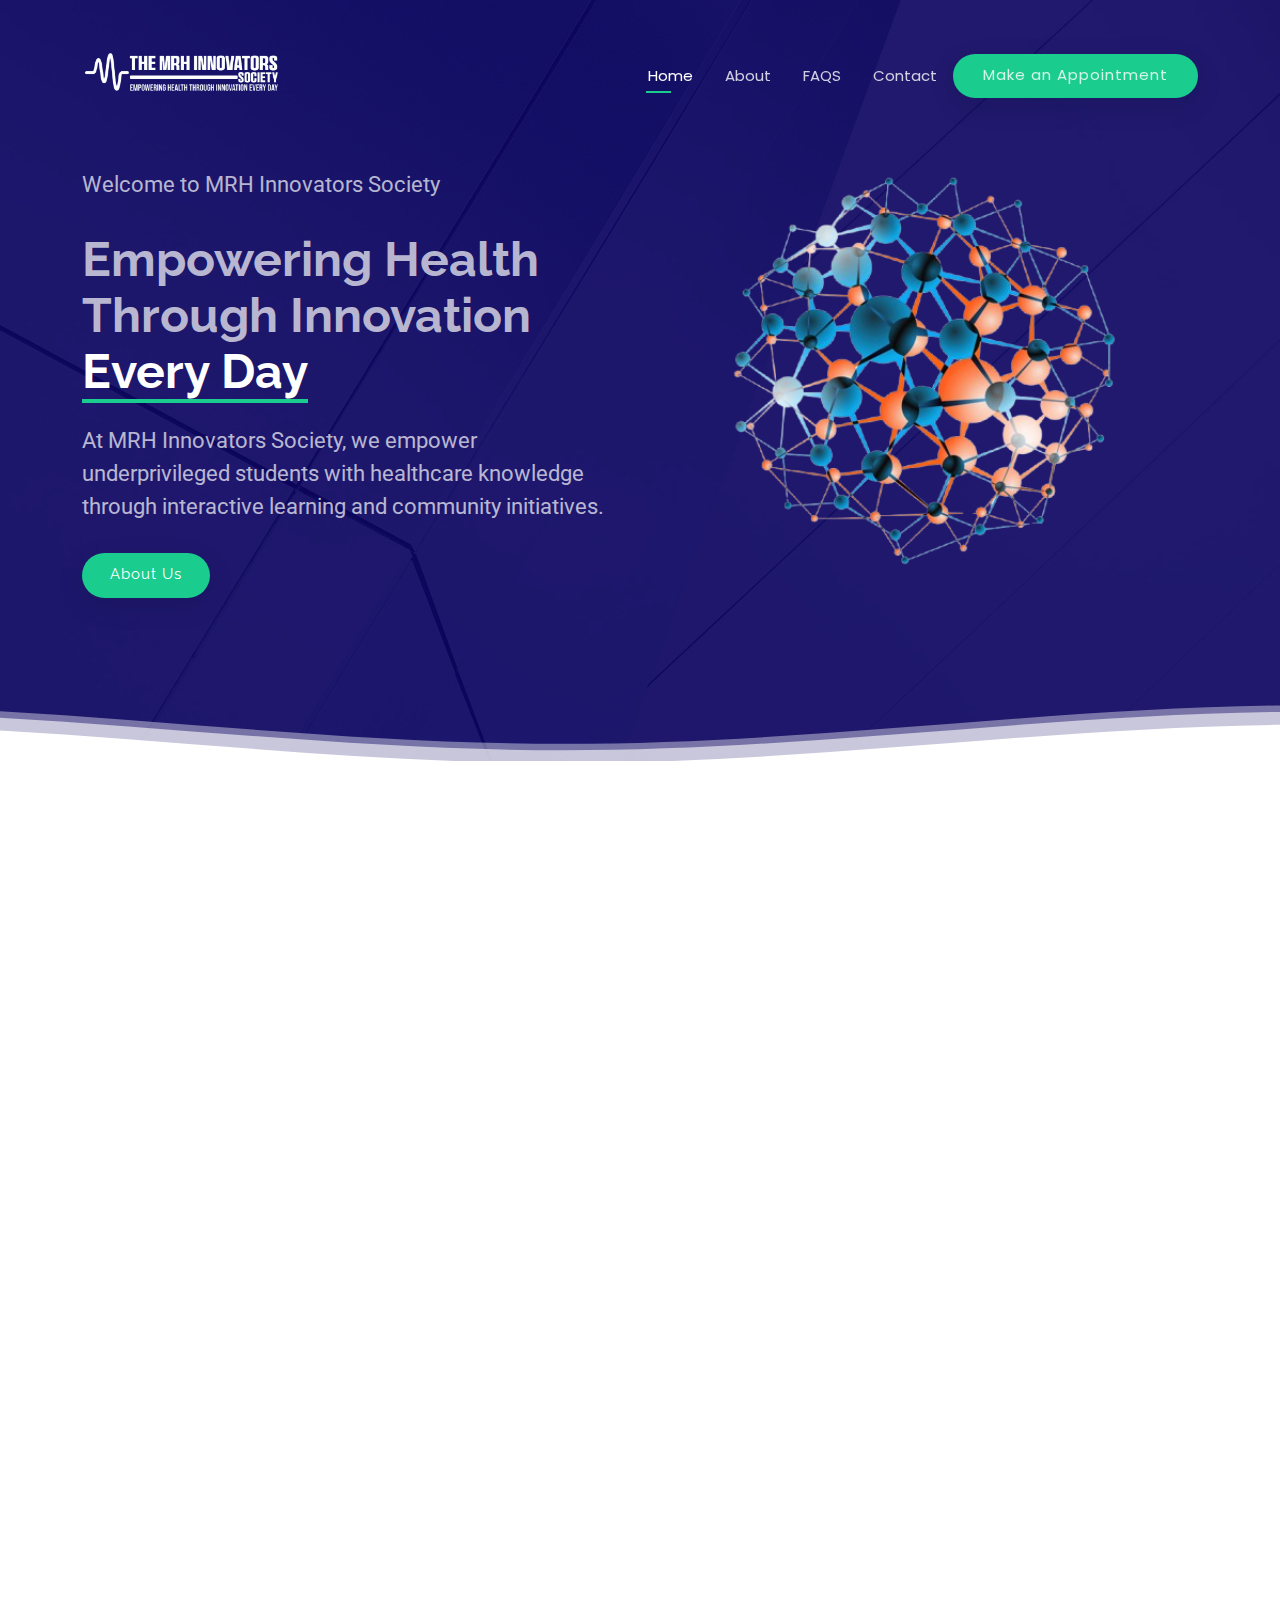
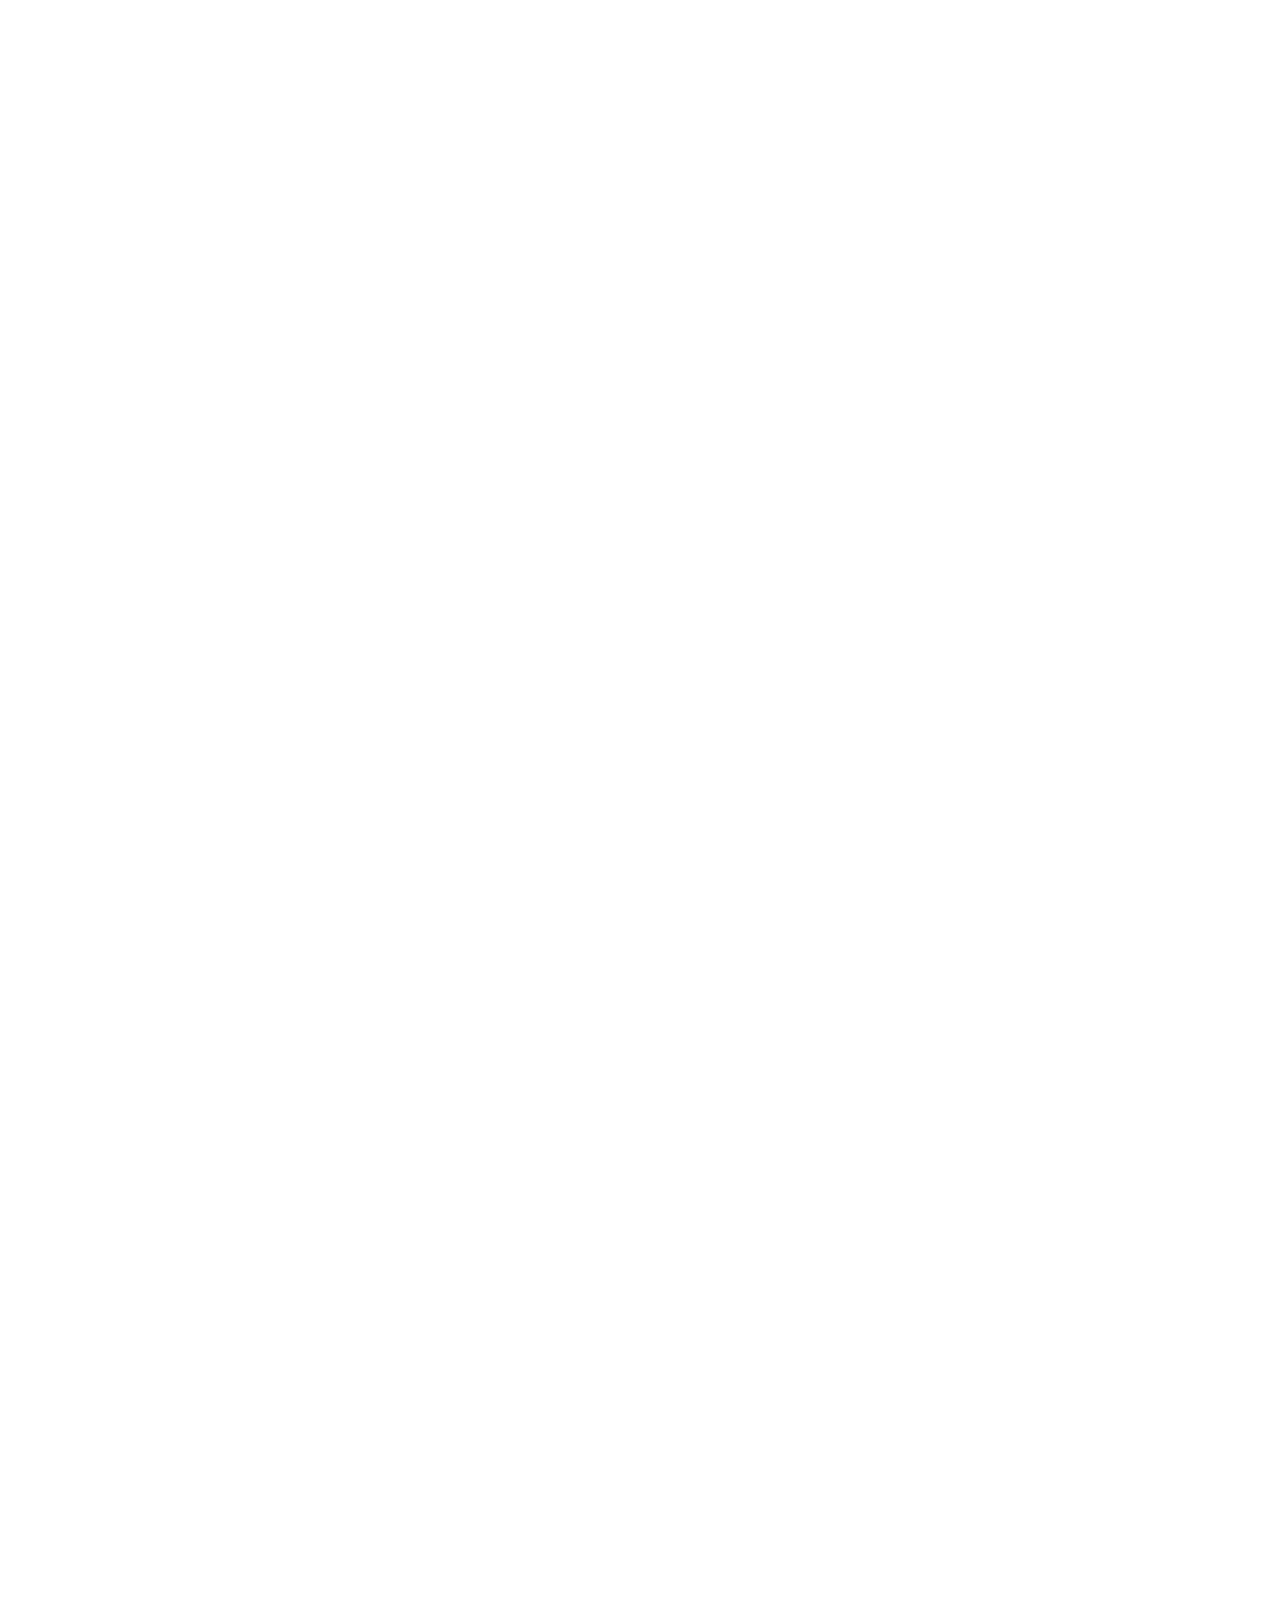
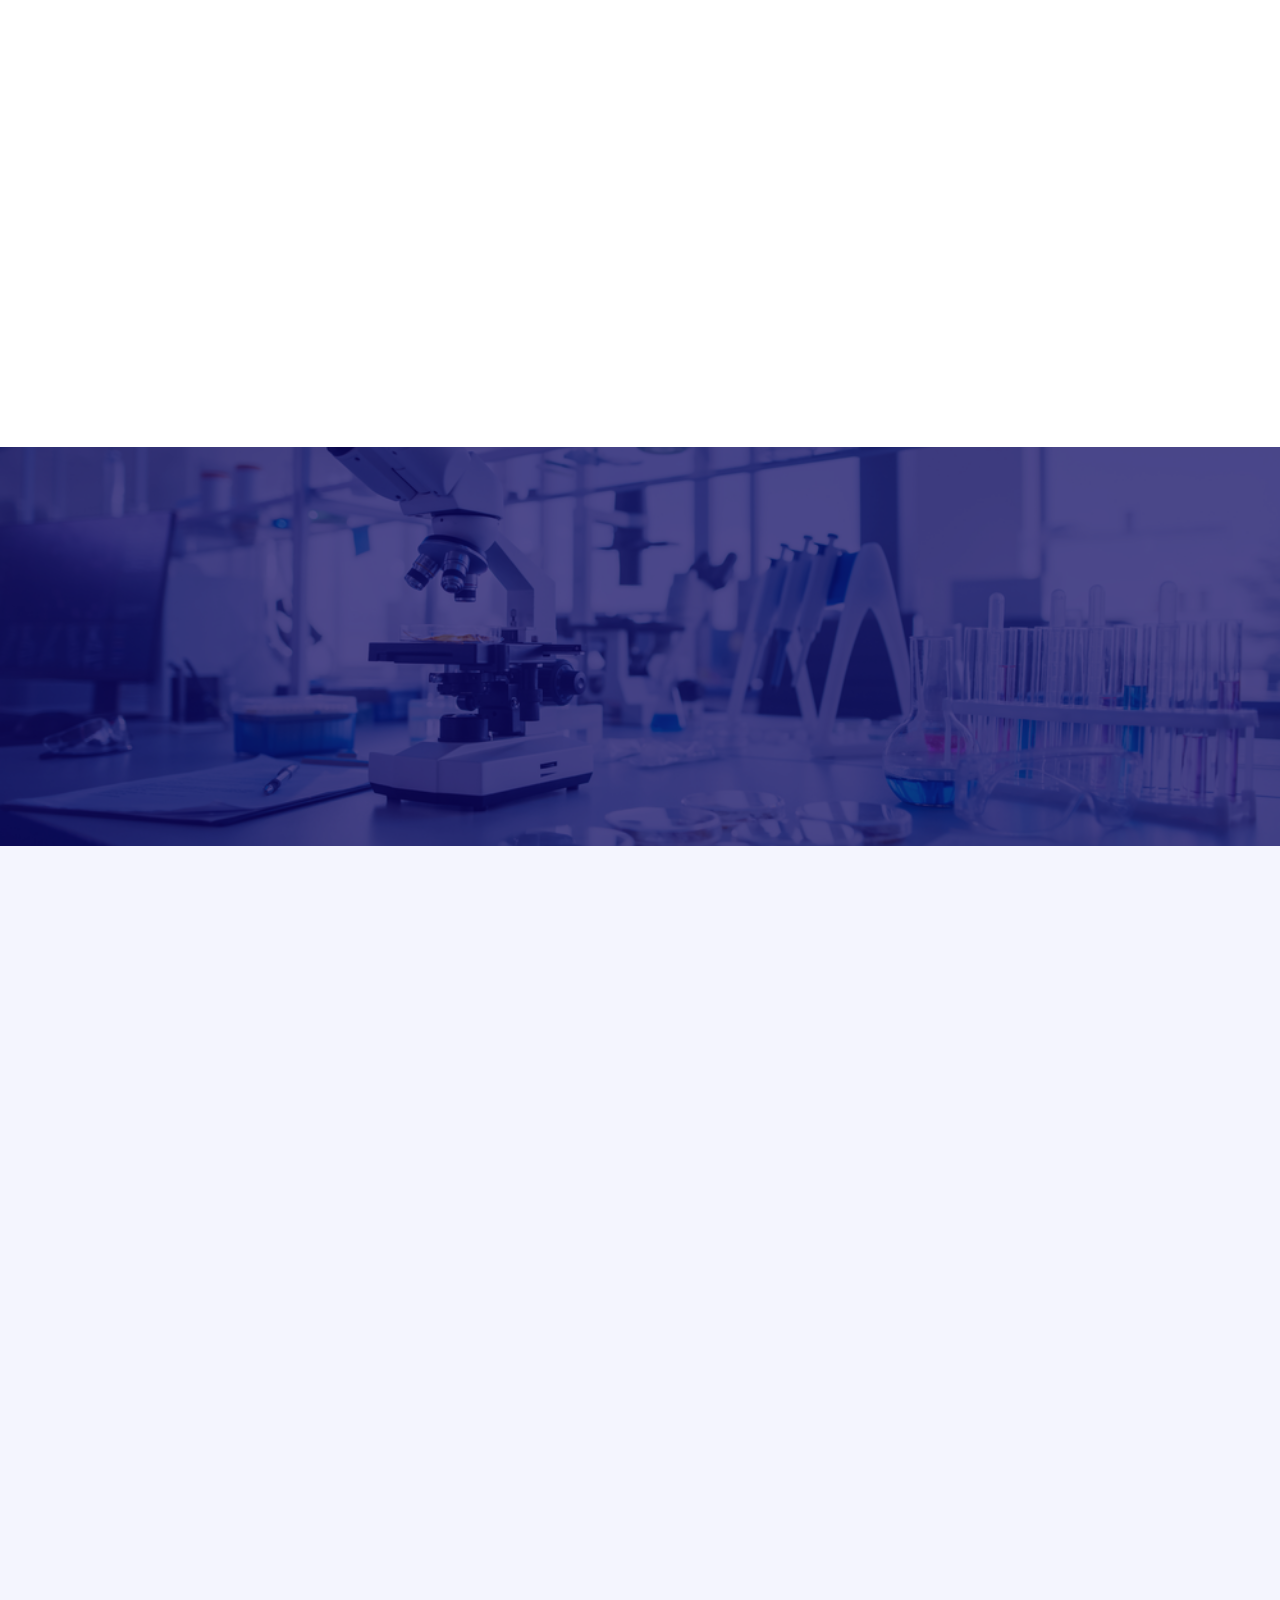
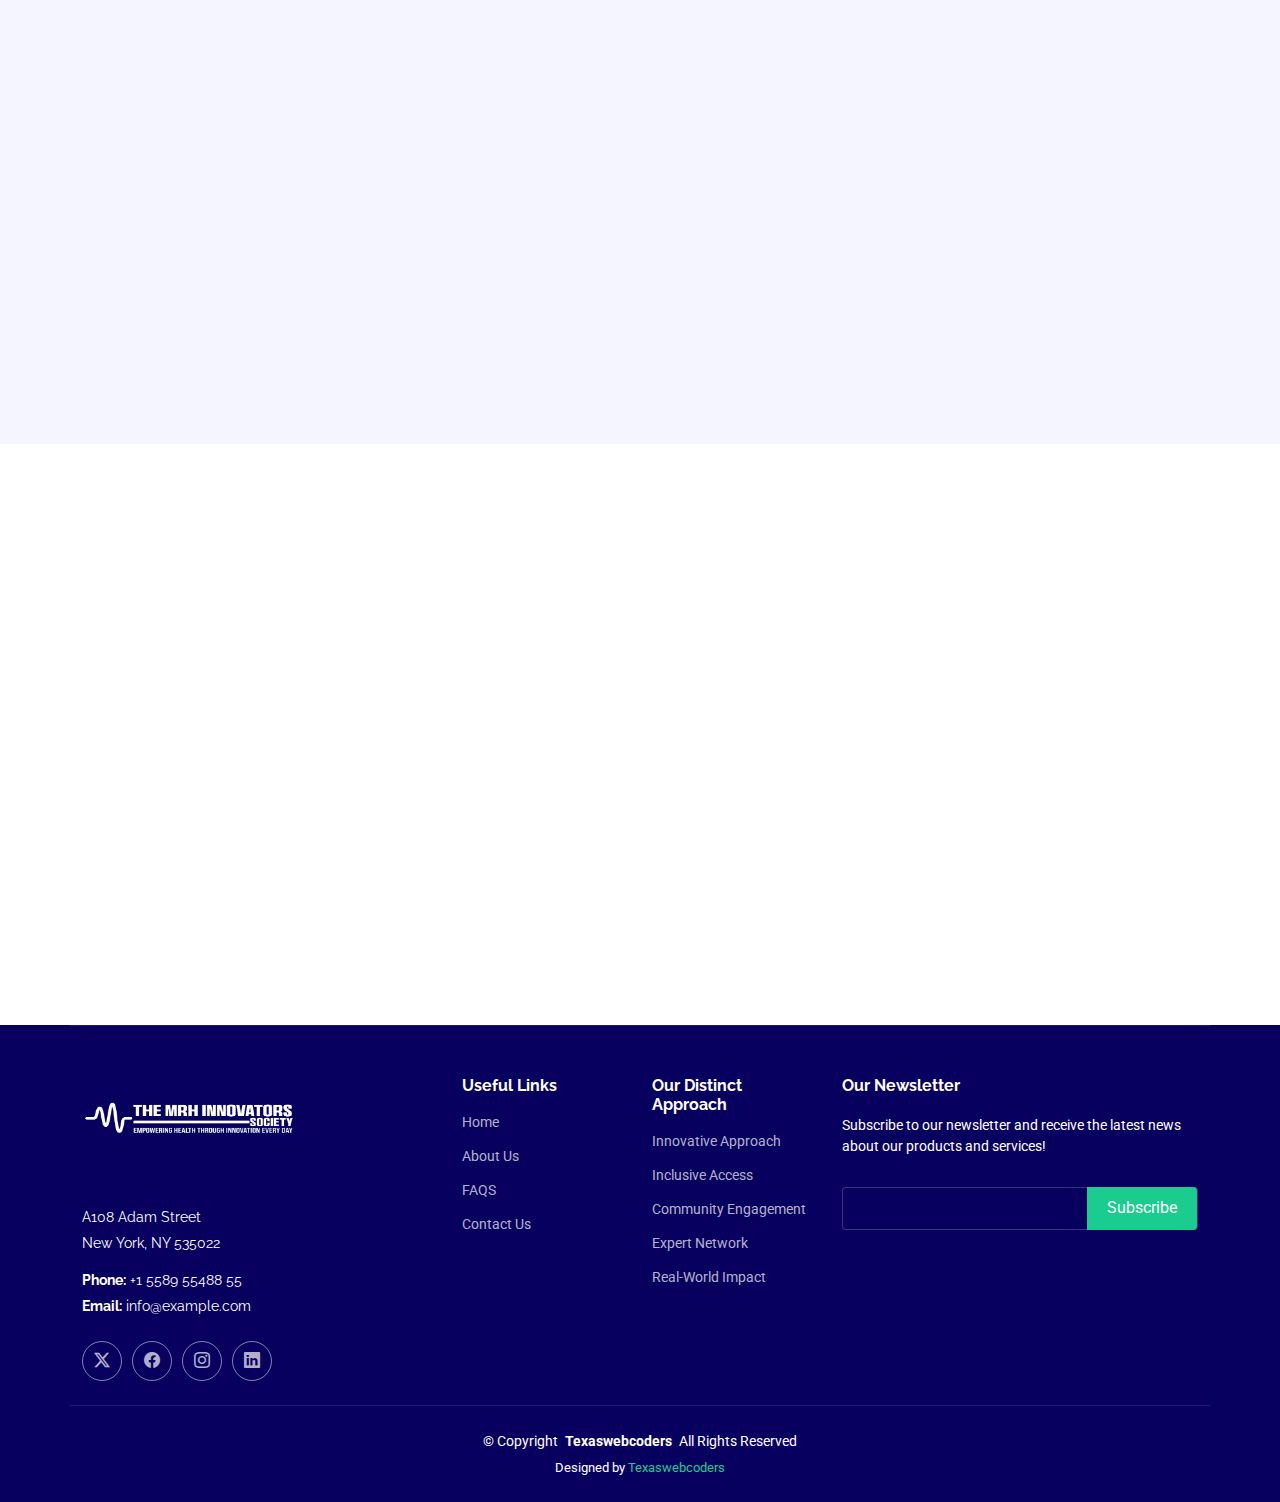
<file: index.html>
<!DOCTYPE html>
<html lang="en">

<head>
  <meta charset="utf-8">
  <meta content="width=device-width, initial-scale=1.0" name="viewport">
  <title>MRH Innovators Society</title>
  <meta name="description" content="">
  <meta name="keywords" content="">

  <!-- Favicons -->
  <link href="assets/img/k.jpg" rel="icon">
  <link href="assets/img/k.jpg" rel="apple-touch-icon">

  <!-- Fonts -->
  <link href="https://fonts.googleapis.com" rel="preconnect">
  <link href="https://fonts.gstatic.com" rel="preconnect" crossorigin>
  <link href="https://fonts.googleapis.com/css2?family=Roboto:ital,wght@0,100;0,300;0,400;0,500;0,700;0,900;1,100;1,300;1,400;1,500;1,700;1,900&family=Poppins:ital,wght@0,100;0,200;0,300;0,400;0,500;0,600;0,700;0,800;0,900;1,100;1,200;1,300;1,400;1,500;1,600;1,700;1,800;1,900&family=Raleway:ital,wght@0,100;0,200;0,300;0,400;0,500;0,600;0,700;0,800;0,900;1,100;1,200;1,300;1,400;1,500;1,600;1,700;1,800;1,900&display=swap" rel="stylesheet">

  <!-- Vendor CSS Files -->
  <link href="assets/vendor/bootstrap/css/bootstrap.min.css" rel="stylesheet">
  <link href="assets/vendor/bootstrap-icons/bootstrap-icons.css" rel="stylesheet">
  <link href="assets/vendor/aos/aos.css" rel="stylesheet">
  <link href="assets/vendor/glightbox/css/glightbox.min.css" rel="stylesheet">
  <link href="assets/vendor/swiper/swiper-bundle.min.css" rel="stylesheet">

  <!-- Main CSS File -->
  <link href="assets/css/main.css" rel="stylesheet">


</head>

<body class="index-page">

  <header id="header" class="header d-flex align-items-center fixed-top">
    <div class="container-fluid container-xl position-relative d-flex align-items-center justify-content-between">

      <a href="index.html" class="logo d-flex align-items-center">
     
        <img src="assets/img/lgl.png" alt="">
   
      </a>

      <nav id="navmenu" class="navmenu">
        <ul>
          <li><a href="index.html" class="active">Home</a></li>
          <li><a href="about.html">About</a></li>
          <li><a href="faqs.html">FAQS</a></li>
         
          
          <li><a href="contact.html">Contact</a></li>

          <div class="riz">
            <a href="mailto:mrsaeed0555@gmail.com?subject=Make%20an%20Appointment" class="btn-get-started">Make an Appointment</a>
        </div>
        
        
        </ul>
        <i class="mobile-nav-toggle d-xl-none bi bi-list"></i>
      </nav>

    </div>
  </header>

  <main class="main">

    <!-- Hero Section -->
    <section id="hero" class="hero section dark-background">
      <img src="assets/img/hero-bg-2.jpg" alt="" class="hero-bg">

      <div class="container">
        <div class="row gy-4 justify-content-between">
          <div class="col-lg-6 order-lg-last hero-img" data-aos="zoom-out" data-aos-delay="100">
            <img src="assets/img/bgg-removebg-preview.png" width="100%" class="img-fluid animated" alt="">
          </div>

          <div class="col-lg-6  d-flex flex-column justify-content-center" data-aos="fade-in">
            <p>Welcome to MRH Innovators Society  </p>
            <h1>       Empowering Health Through Innovation       <span>Every Day</span></h1>
            <p>At MRH Innovators Society, we empower underprivileged students with healthcare knowledge through interactive learning and community initiatives.</p>
            <div class="d-flex">
              <a href="about.html" class="btn-get-started">About Us</a>
             
            </div>
          </div>

        </div>
      </div>

      <svg class="hero-waves" xmlns="http://www.w3.org/2000/svg" xmlns:xlink="http://www.w3.org/1999/xlink" viewBox="0 24 150 28 " preserveAspectRatio="none">
        <defs>
          <path id="wave-path" d="M-160 44c30 0 58-18 88-18s 58 18 88 18 58-18 88-18 58 18 88 18 v44h-352z"></path>
        </defs>
        <g class="wave1">
          <use xlink:href="#wave-path" x="50" y="3"></use>
        </g>
        <g class="wave2">
          <use xlink:href="#wave-path" x="50" y="0"></use>
        </g>
        <g class="wave3">
          <use xlink:href="#wave-path" x="50" y="9"></use>
        </g>
      </svg>

    </section><!-- /Hero Section -->




    <!-- Details Section -->
    <section id="details" class="details section">

      <!-- Section Title -->
      <div class="container section-title" data-aos="fade-up">
        <h2>JOIN US</h2>
        <div><span>Become a Part of MRH Innovators Society</span> <span class="description-title">Details</span></div>
      </div><!-- End Section Title -->

      <div class="container">

     <div class="row gy-4 align-items-center features-item">
  <div class="col-md-5 d-flex align-items-center" data-aos="zoom-out" data-aos-delay="100">
    <img src="assets/img/1.jpg" class="img-fluid" alt="">
  </div>
  <div class="col-md-7" data-aos="fade-up" data-aos-delay="100">
    <h3>Ready to take the next step in supporting health education for all?</h3>
    <p class="fst-italic">
      We welcome passionate individuals and students to join our community and help us make a lasting impact in the medical, research, and healthcare sectors.
    </p>
    <ul>
      <li><i class="bi bi-check"></i><span> Gain access to exclusive events and hands-on workshops.</span></li>
      <li><i class="bi bi-check"></i><span> Explore networking opportunities with professionals in the field.</span></li>
      <li><i class="bi bi-check"></i><span> Lead change in underprivileged communities by sharing healthcare knowledge.</span></li>
    </ul>
  </div>
</div><!-- Features Item -->


<div class="row gy-4 align-items-center features-item">
  <div class="col-md-5 order-1 order-md-2 d-flex align-items-center" data-aos="zoom-out" data-aos-delay="200">
    <img src="assets/img/2.jpg" class="img-fluid" alt="">
  </div>
  <div class="col-md-7 order-2 order-md-1" data-aos="fade-up" data-aos-delay="200">
    <h3>About Us</h3>
    <p class="fst-italic">
      Our Mission, Values, and Vision
    </p>
    <p>
      The MRH Innovators Society is built on the core values of education, inclusivity, and innovation. We aim to address critical healthcare and research challenges by making educational resources accessible to students from underprivileged backgrounds. 
    </p>
    <p>
      Our vision is to empower the next generation of healthcare professionals through knowledge-sharing and community-driven initiatives.
    </p>
  </div>
</div><!-- Features Item -->


<div class="row gy-4 align-items-center features-item">
  <div class="col-md-5 d-flex align-items-center" data-aos="zoom-out">
    <img src="assets/img/3.jpg" class="img-fluid" alt="">
  </div>
  <div class="col-md-7" data-aos="fade-up">
    <h3>By the Numbers</h3>
    <h1>Future Impact in Numbers</h1>
    <p>We believe that numbers tell a powerful story. Here’s a snapshot of the impact we’ve made so far:</p>
    <ul>
      <li><i class="bi bi-check"></i><span> 500+ Students reached through presentations and workshops.</span></li>
      <li><i class="bi bi-check"></i><span> 25+ Schools partnered with across the DFW community.</span></li>
      <li><i class="bi bi-check"></i><span> 10+ Interactive speaker events featuring healthcare professionals.</span></li>
      <li><i class="bi bi-check"></i><span> 1,000+ Community members engaged in email campaigns and drives.</span></li>
    </ul>
  </div>
</div><!-- Features Item -->


      

      </div>

    </section><!-- /Details Section -->





<!-- Features Section -->
<section id="" class="features section">

  <div class="container">

    <div class="row gy-4">

      <div class="col-lg-3 col-md-4" data-aos="fade-up" data-aos-delay="100">
        <div class="features-item">
          <i class="bi bi-lightbulb" style="color: #ffbb2c;"></i> <!-- Changed icon -->
          <h3><a href="" class="stretched-link">Innovative Approach</a></h3>
        </div>
      </div><!-- End Feature Item -->

      <div class="col-lg-3 col-md-4" data-aos="fade-up" data-aos-delay="200">
        <div class="features-item">
          <i class="bi bi-universal-access" style="color: #5578ff;"></i> <!-- Changed icon -->
          <h3><a href="" class="stretched-link">Inclusive Access</a></h3>
        </div>
      </div><!-- End Feature Item -->

      <div class="col-lg-3 col-md-4" data-aos="fade-up" data-aos-delay="300">
        <div class="features-item">
          <i class="bi bi-people" style="color: #e80368;"></i> <!-- Changed icon -->
          <h3><a href="" class="stretched-link">Community Engagement</a></h3>
        </div>
      </div><!-- End Feature Item -->

      <div class="col-lg-3 col-md-4" data-aos="fade-up" data-aos-delay="400">
        <div class="features-item">
          <i class="bi bi-award" style="color: #e361ff;"></i> <!-- Changed icon -->
          <h3><a href="" class="stretched-link">Expert Network</a></h3>
        </div>
      </div><!-- End Feature Item -->

      <div class="col-lg-3 col-md-4" data-aos="fade-up" data-aos-delay="500">
        <div class="features-item">
          <i class="bi bi-heart" style="color: #47aeff;"></i> <!-- Changed icon -->
          <h3><a href="" class="stretched-link">Real-World Impact</a></h3>
        </div>
      </div><!-- End Feature Item -->

    </div>

  </div>

</section><!-- /Features Section -->






<!-- About Section -->
<section id="" class="about section">

  <div class="container" data-aos="fade-up" data-aos-delay="100">
    <div class="row align-items-xl-center gy-5">

      <div class="col-xl-5 content">
        <h3>Why Choose MRH Innovators Society?</h3>
        <h2>Our Distinct Approach</h2>
        <p>Wondering what sets MRH Innovators Society apart? Here’s why we’re the right choice.</p>
        <a href="#" class="read-more"><span>Discover Why Us?</span><i class="bi bi-arrow-right"></i></a>
      </div>

      <div class="col-xl-7">
        <div class="row gy-4 icon-boxes">

          <div class="col-md-6" data-aos="fade-up" data-aos-delay="200">
            <div class="icon-box">
              <i class="bi bi-lightbulb"></i> <!-- New icon -->
              <h3>Innovative Approach</h3>
              <p>We use creative, hands-on methods to teach complex healthcare and research topics.</p>
            </div>
          </div> <!-- End Icon Box -->

          <div class="col-md-6" data-aos="fade-up" data-aos-delay="300">
            <div class="icon-box">
              <i class="bi bi-universal-access"></i> <!-- New icon -->
              <h3>Inclusive Access</h3>
              <p>We focus on underserved high schools, making healthcare education accessible to those who need it most.</p>
            </div>
          </div> <!-- End Icon Box -->

          <div class="col-md-6" data-aos="fade-up" data-aos-delay="400">
            <div class="icon-box">
              <i class="bi bi-people"></i> <!-- New icon -->
              <h3>Community Engagement</h3>
              <p>Our initiatives foster a sense of belonging, collaboration, and community.</p>
            </div>
          </div> <!-- End Icon Box -->

          <div class="col-md-6" data-aos="fade-up" data-aos-delay="500">
            <div class="icon-box">
              <i class="bi bi-award"></i> <!-- New icon -->
              <h3>Expert Network</h3>
              <p>We bring in industry-leading professionals to mentor and guide students.</p>
            </div>
          </div> <!-- End Icon Box -->

          <center>
          <div class="col-md-6 text-center" data-aos="fade-up" data-aos-delay="600">
            <div class="icon-box">
              <i class="bi bi-heart"></i> <!-- New icon -->
              <h3>Real-World Impact</h3>
              <p>From donation drives to community outreach, our programs deliver tangible results.</p>
            </div>
          </div> <!-- End Icon Box -->
        </center>
        </div>
      </div>

    </div>
  </div>

</section><!-- /About Section -->






   

    <!-- Testimonials Section -->
    <section id="" class="testimonials section dark-background">

      <img src="assets/img/se.jpg" class="testimonials-bg" alt="">

      <div class="container" data-aos="fade-up" data-aos-delay="100">

        <div class="swiper init-swiper">
          <script type="application/json" class="swiper-config">
            {
              "loop": true,
              "speed": 600,
              "autoplay": {
                "delay": 5000
              },
              "slidesPerView": "auto",
              "pagination": {
                "el": ".swiper-pagination",
                "type": "bullets",
                "clickable": true
              }
            }
          </script>
          <div class="swiper-wrapper">

            <div class="swiper-slide">
              <div class="testimonial-item">
              <h1>Free First Consultation​
              </h1>
              <br>
                <p>
                 
                  <span>
                    
                    We offer a <b>Free First Consultation</b> to help you explore your needs and goals without any commitment. In this initial session, we’ll discuss your unique challenges and provide personalized advice tailored to your situation. Schedule your consultation today and take the first step toward achieving your objectives!</span>
                  <br><br>
                 
                  <a href="mailto:mrsaeed0555@gmail.com?subject=Free%20Consultation" class="read-more">
                    <span>Free Consultation</span> 
                    <i class="bi bi-arrow-right"></i>
                </a>
                
                </p>
              </div>
            </div><!-- End testimonial item -->

  

         

          </div>
          <div class="swiper-pagination"></div>
        </div>

      </div>

    </section>
    <!-- /Testimonials Section -->

 

   <!-- Faq Section -->
<section id="" class="faq section light-background">

  <div class="container-fluid">

    <div class="row gy-4">

      <div class="col-lg-7 d-flex flex-column justify-content-center order-2 order-lg-1">

        <div class="content px-xl-5" data-aos="fade-up" data-aos-delay="100">
          <h3><span>Frequently Asked </span><strong>Questions</strong></h3>
          <p>
            At MRH Innovators Society, we empower underprivileged students with healthcare knowledge through interactive learning and community initiatives. Here are some common questions about our programs and how to get involved.
          </p>
        </div>

        <div class="faq-container px-xl-5" data-aos="fade-up" data-aos-delay="200">

          <div class="faq-item faq-active">
            <i class="faq-icon bi bi-question-circle"></i>
            <h3>What is MRH Innovators Society?</h3>
            <div class="faq-content">
              <p>MRH Innovators Society is a community-driven initiative that empowers underprivileged students by providing healthcare knowledge through interactive learning experiences, workshops, and community outreach programs.</p>
            </div>
            <i class="faq-toggle bi bi-chevron-right"></i>
          </div><!-- End Faq item-->

          <div class="faq-item">
            <i class="faq-icon bi bi-question-circle"></i>
            <h3>How can I get involved with MRH Innovators Society?</h3>
            <div class="faq-content">
              <p>You can join us by becoming a volunteer, attending our workshops, or participating in our events. Visit our "Join Us" section for more details on how to contribute to our mission.</p>
            </div>
            <i class="faq-toggle bi bi-chevron-right"></i>
          </div><!-- End Faq item-->

          <div class="faq-item">
            <i class="faq-icon bi bi-question-circle"></i>
            <h3>Who can participate in your programs?</h3>
            <div class="faq-content">
              <p>Our programs are designed for students from underserved backgrounds, educators, healthcare professionals, and anyone passionate about making a difference in healthcare education.</p>
            </div>
            <i class="faq-toggle bi bi-chevron-right"></i>
          </div><!-- End Faq item-->

          <div class="faq-item">
            <i class="faq-icon bi bi-question-circle"></i>
            <h3>What types of events and workshops do you offer?</h3>
            <div class="faq-content">
              <p>We host a variety of events, including interactive workshops, speaker sessions featuring healthcare professionals, community outreach activities, and networking events.</p>
            </div>
            <i class="faq-toggle bi bi-chevron-right"></i>
          </div><!-- End Faq item-->

          <div class="faq-item">
            <i class="faq-icon bi bi-question-circle"></i>
            <h3>Is there a cost associated with joining MRH Innovators Society?</h3>
            <div class="faq-content">
              <p>Membership and participation in our programs are free of charge. We aim to make healthcare education accessible to all.</p>
            </div>
            <i class="faq-toggle bi bi-chevron-right"></i>
          </div><!-- End Faq item-->

          <div class="faq-item">
            <i class="faq-icon bi bi-question-circle"></i>
            <h3>Can I volunteer with MRH Innovators Society?</h3>
            <div class="faq-content">
              <p>Absolutely! We welcome volunteers who are eager to share their knowledge and skills. Please visit our "Join Us" page for more information on volunteer opportunities.</p>
            </div>
            <i class="faq-toggle bi bi-chevron-right"></i>
          </div><!-- End Faq item-->

          <div class="faq-item">
            <i class="faq-icon bi bi-question-circle"></i>
            <h3>What kind of impact has MRH Innovators Society made so far?</h3>
            <div class="faq-content">
              <p>We have reached over 500 students through workshops and presentations, partnered with 25+ schools, and engaged more than 1,000 community members in various initiatives aimed at improving healthcare education.</p>
            </div>
            <i class="faq-toggle bi bi-chevron-right"></i>
          </div><!-- End Faq item-->

          <div class="faq-item">
            <i class="faq-icon bi bi-question-circle"></i>
            <h3>How can I schedule a Free First Consultation?</h3>
            <div class="faq-content">
              <p>You can easily set up a Free First Consultation to discuss your needs and objectives. Reach out to us directly to learn more.</p>
            </div>
            <i class="faq-toggle bi bi-chevron-right"></i>
          </div><!-- End Faq item-->

          <div class="faq-item">
            <i class="faq-icon bi bi-question-circle"></i>
            <h3>How can I stay updated on MRH Innovators Society events and initiatives?</h3>
            <div class="faq-content">
              <p>Stay connected by signing up for our newsletter or following us on social media platforms for the latest updates.</p>
            </div>
            <i class="faq-toggle bi bi-chevron-right"></i>
          </div><!-- End Faq item-->

          <div class="faq-item">
            <i class="faq-icon bi bi-question-circle"></i>
            <h3>Who do I contact if I have more questions?</h3>
            <div class="faq-content">
              <p>For any additional inquiries, feel free to reach out via our contact information available on the website.</p>
            </div>
            <i class="faq-toggle bi bi-chevron-right"></i>
          </div><!-- End Faq item-->

        </div>

      </div>

      <div class="col-lg-5 order-1 order-lg-2">
        <img src="assets/img/faq.jpg" class="img-fluid" alt="" data-aos="zoom-in" data-aos-delay="100">
      </div>
    </div>

  </div>

</section><!-- /Faq Section -->


    <!-- Contact Section -->
    <section id="" class="contact section">

      <!-- Section Title -->
      <div class="container section-title" data-aos="fade-up">
        <h2>Contact</h2>
        <div><span>Check Our</span> <span class="description-title">Contact</span></div>
      </div><!-- End Section Title -->

      <div class="container" data-aos="fade" data-aos-delay="100">

        <div class="row gy-4">

          <div class="col-lg-4">
            <div class="info-item d-flex" data-aos="fade-up" data-aos-delay="200">
              <i class="bi bi-geo-alt flex-shrink-0"></i>
              <div>
                <h3>Address</h3>
                <p>A108 Adam Street, New York, NY 535022</p>
              </div>
            </div><!-- End Info Item -->

            <div class="info-item d-flex" data-aos="fade-up" data-aos-delay="300">
              <i class="bi bi-telephone flex-shrink-0"></i>
              <div>
                <h3>Call Us</h3>
                <p>+1 5589 55488 55</p>
              </div>
            </div><!-- End Info Item -->

            <div class="info-item d-flex" data-aos="fade-up" data-aos-delay="400">
              <i class="bi bi-envelope flex-shrink-0"></i>
              <div>
                <h3>Email Us</h3>
                <p>mrsaeed0555@gmail.com </p>
              </div>
            </div><!-- End Info Item -->

          </div>

          <div class="col-lg-8">
            <form action="https://api.web3forms.com/submit" method="POST" data-aos="fade-up" data-aos-delay="200">
              <input type="hidden" name="access_key" value="5742f61c-2db5-4499-be07-35a857aa7fed">
  
           
              <div class="row gy-4">

                <div class="col-md-6">
                  <input type="text" name="name" class="form-control" placeholder="Your Name" required="">
                </div>

                <div class="col-md-6 ">
                  <input type="email" class="form-control" name="email" placeholder="Your Email" required="">
                </div>

                <div class="col-md-12">
                  <input type="text" class="form-control" name="subject" placeholder="Subject" required="">
                </div>

                <div class="col-md-12">
                  <textarea class="form-control" name="message" rows="6" placeholder="Message" required=""></textarea>
                </div>

                
                  <button type="submit" id="rizz45">Send Message</button>
                </div>

              </div>
            </form>
          </div><!-- End Contact Form -->

        </div>

      </div>

    </section><!-- /Contact Section -->

  </main>

  <footer id="" class="footer dark-background">

    <div class="container footer-top">
      <div class="row gy-4">
        <div class="col-lg-4 col-md-6 footer-about">
          <a href="index.html" class="logo d-flex align-items-center">
       <img src="assets/img/lgl.png"alt="">
          </a>
          <div class="footer-contact pt-3">
            <p>A108 Adam Street</p>
            <p>New York, NY 535022</p>
            <p class="mt-3"><strong>Phone:</strong> <span>+1 5589 55488 55</span></p>
            <p><strong>Email:</strong> <span>info@example.com</span></p>
          </div>
          <div class="social-links d-flex mt-4">
            <a href=""><i class="bi bi-twitter-x"></i></a>
            <a href=""><i class="bi bi-facebook"></i></a>
            <a href=""><i class="bi bi-instagram"></i></a>
            <a href=""><i class="bi bi-linkedin"></i></a>
          </div>
        </div>

        <div class="col-lg-2 col-md-3 footer-links">
          <h4>Useful Links</h4>
          <ul>
            <li><a href="index.html">Home</a></li>
            <li><a href="about.html">About Us</a></li>
            <li><a href="faqs.html">FAQS</a></li>
            <li><a href="contact.html">Contact Us</a></li>
      
          </ul>
        </div>

        <div class="col-lg-2 col-md-3 footer-links">
          <h4>Our Distinct Approach</h4>
          <ul>
            <li><a href="#">Innovative Approach</a></li>
            <li><a href="#">
              Inclusive Access</a></li>
            <li><a href="#">
              Community Engagement</a></li>
            <li><a href="#">
              Expert Network</a></li>
            <li><a href="#">
              Real-World Impact</a></li>
          </ul>
        </div>

        <div class="col-lg-4 col-md-12 footer-newsletter">
          <h4>Our Newsletter</h4>
          <p>Subscribe to our newsletter and receive the latest news about our products and services!</p>
          <form action="https://api.web3forms.com/submit" method="POST">
            <input type="hidden" name="access_key" value="5742f61c-2db5-4499-be07-35a857aa7fed">

            <div class="newsletter-form"><input type="email" name="email"><input type="submit" value="Subscribe"></div>
       

          </form>
        </div>

      </div>
    </div>

    <div class="container copyright text-center mt-4">
      <p>© <span>Copyright</span> <strong class="px-1 sitename">Texaswebcoders</strong> <span>All Rights Reserved</span></p>
      <div class="credits">
      
        Designed by <a href="https://texaswebcoders.com/">Texaswebcoders</a>
      </div>
    </div>

  </footer>

  <!-- Scroll Top -->
  <a href="#" id="scroll-top" class="scroll-top d-flex align-items-center justify-content-center"><i class="bi bi-arrow-up-short"></i></a>

  <!-- Preloader -->
  <!-- <div id="preloader"></div> -->

  <!-- Vendor JS Files -->
  <script src="assets/vendor/bootstrap/js/bootstrap.bundle.min.js"></script>
  <script src="assets/vendor/php-email-form/validate.js"></script>
  <script src="assets/vendor/aos/aos.js"></script>
  <script src="assets/vendor/glightbox/js/glightbox.min.js"></script>
  <script src="assets/vendor/purecounter/purecounter_vanilla.js"></script>
  <script src="assets/vendor/swiper/swiper-bundle.min.js"></script>

  <!-- Main JS File -->
  <script src="assets/js/main.js"></script>

</body>

</html>
</file>
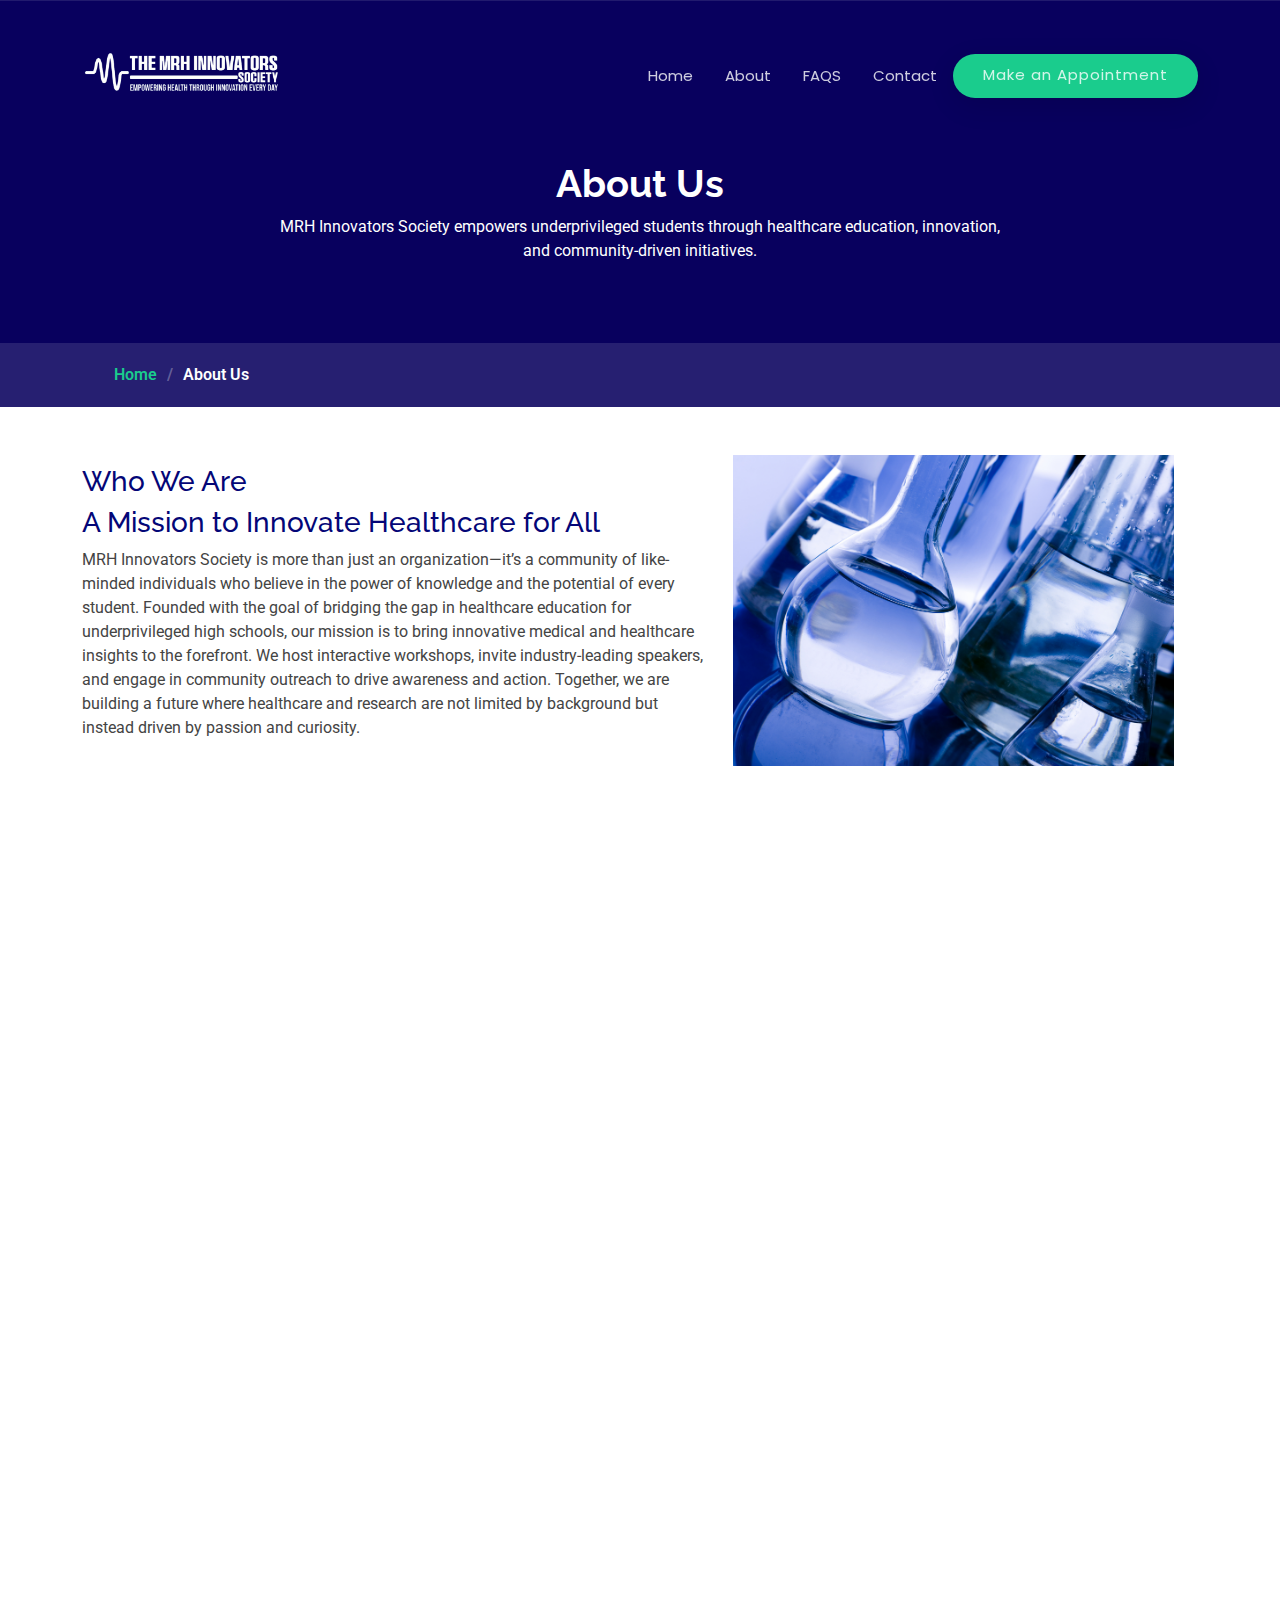
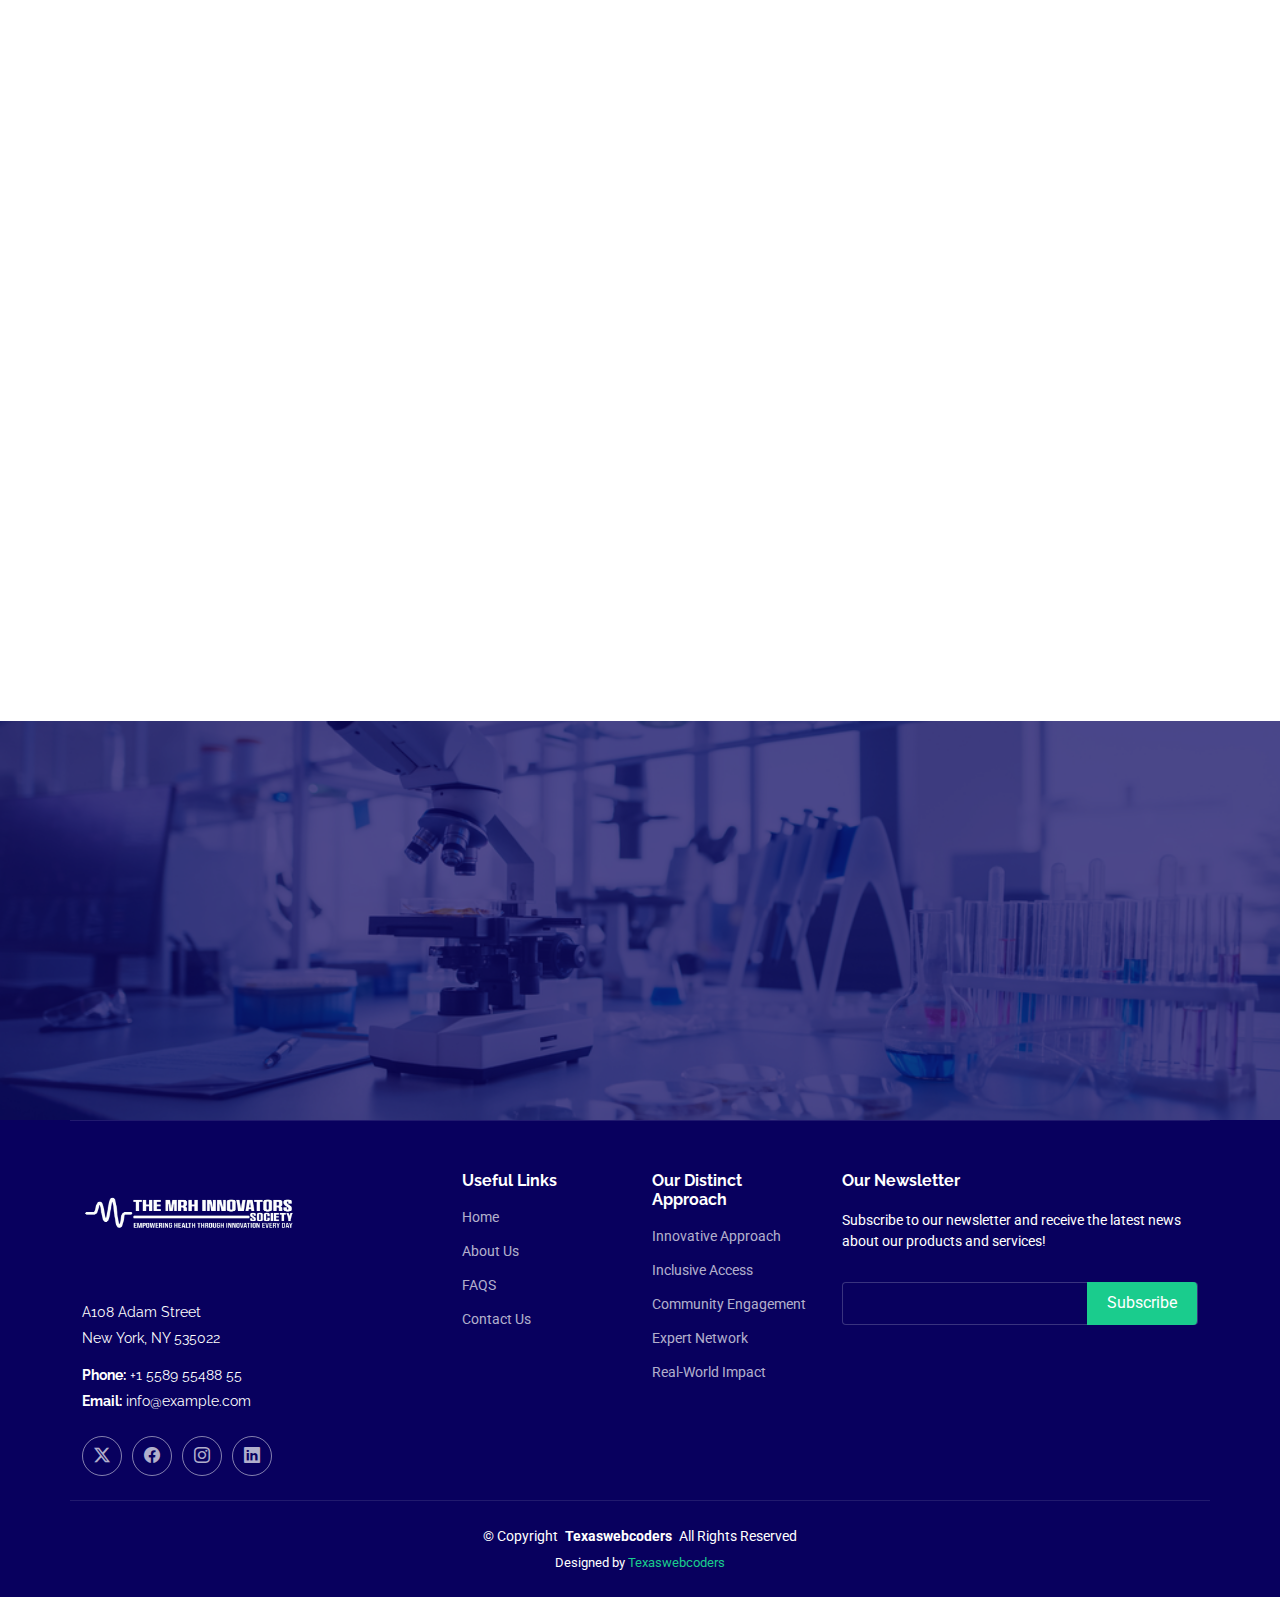
<file: about.html>
<!DOCTYPE html>
<html lang="en">

<head>
  <meta charset="utf-8">
  <meta content="width=device-width, initial-scale=1.0" name="viewport">
  <title>MRH Innovators Society</title>
  <meta name="description" content="">
  <meta name="keywords" content="">

  <!-- Favicons -->
  <link href="assets/img/k.jpg" rel="icon">
  <link href="assets/img/k.jpg" rel="apple-touch-icon">

  <!-- Fonts -->
  <link href="https://fonts.googleapis.com" rel="preconnect">
  <link href="https://fonts.gstatic.com" rel="preconnect" crossorigin>
  <link
    href="https://fonts.googleapis.com/css2?family=Roboto:ital,wght@0,100;0,300;0,400;0,500;0,700;0,900;1,100;1,300;1,400;1,500;1,700;1,900&family=Poppins:ital,wght@0,100;0,200;0,300;0,400;0,500;0,600;0,700;0,800;0,900;1,100;1,200;1,300;1,400;1,500;1,600;1,700;1,800;1,900&family=Raleway:ital,wght@0,100;0,200;0,300;0,400;0,500;0,600;0,700;0,800;0,900;1,100;1,200;1,300;1,400;1,500;1,600;1,700;1,800;1,900&display=swap"
    rel="stylesheet">

  <!-- Vendor CSS Files -->
  <link href="assets/vendor/bootstrap/css/bootstrap.min.css" rel="stylesheet">
  <link href="assets/vendor/bootstrap-icons/bootstrap-icons.css" rel="stylesheet">
  <link href="assets/vendor/aos/aos.css" rel="stylesheet">
  <link href="assets/vendor/glightbox/css/glightbox.min.css" rel="stylesheet">
  <link href="assets/vendor/swiper/swiper-bundle.min.css" rel="stylesheet">

  <!-- Main CSS File -->
  <link href="assets/css/main.css" rel="stylesheet">


</head>

<body class="starter-page-page">
  <header id="header" class="header d-flex align-items-center fixed-top">
    <div class="container-fluid container-xl position-relative d-flex align-items-center justify-content-between">

      <a href="index.html" class="logo d-flex align-items-center">

        <img src="assets/img/lgl.png" alt="">

      </a>

      <nav id="navmenu" class="navmenu">
        <ul>
          <li><a href="index.html">Home</a></li>
          <li><a href="about.html">About</a></li>
          <li><a href="faqs.html">FAQS</a></li>
         
          
          <li><a href="contact.html">Contact</a></li>

          <div class="riz">
            <a href="mailto:mrsaeed0555@gmail.com?subject=Make%20an%20Appointment" class="btn-get-started">Make an Appointment</a>
        </div>
        
        
        </ul>
        <i class="mobile-nav-toggle d-xl-none bi bi-list"></i>
      </nav>

    </div>
  </header>

  <main class="main">

    <!-- Page Title -->
    <div class="page-title dark-background" data-aos="fade">
      <div class="heading">
        <div class="container">
          <div class="row d-flex justify-content-center text-center">
            <div class="col-lg-8">
              <h1>About Us</h1>
              <p class="mb-0">MRH Innovators Society empowers underprivileged students through healthcare education,
                innovation, and community-driven initiatives.</p>
            </div>
          </div>
        </div>
      </div>
      <nav class="breadcrumbs">
        <div class="container">
          <ol>
            <li><a href="index.html">Home</a></li>
            <li class="current">About Us</li>
          </ol>
        </div>
      </nav>
    </div><!-- End Page Title -->

    <div class="container">
      <div class="row">

        <div class="row gy-4 align-items-center features-item">
          <div class="col-md-5 order-1 order-md-2 d-flex align-items-center" data-aos="zoom-out" data-aos-delay="200">
            <img src="assets/img/2.jpg" class="img-fluid" alt="">
          </div>
          <div class="col-md-7 order-2 order-md-1" data-aos="fade-up" data-aos-delay="200">
            <h3>Who We Are </h3>
            <h3 class="">
              A Mission to Innovate Healthcare for All

            </h3>
            <p>
              MRH Innovators Society is more than just an organization—it’s a community of like-minded individuals who
              believe in the power of knowledge and the potential of every student. Founded with the goal of bridging
              the gap in healthcare education for underprivileged high schools, our mission is to bring innovative
              medical and healthcare insights to the forefront. We host interactive workshops, invite industry-leading
              speakers, and engage in community outreach to drive awareness and action. Together, we are building a
              future where healthcare and research are not limited by background but instead driven by passion and
              curiosity.
            </p>

          </div>
        </div><!-- Features Item -->
      </div>
    </div>
    <br>
    <!-- Team Section -->
    <section id="team" class="team section">

      <!-- Section Title -->
      <div class="container section-title" data-aos="fade-up">
        <h2>Team</h2>
        <div><span>Check Our</span> <span class="description-title">Team</span></div>
      </div><!-- End Section Title -->

      <div class="container">

        <div class="row gy-5">

          <div class="col-lg-4 col-md-6" data-aos="fade-up" data-aos-delay="100">
            <div class="member">
              <div class="pic">
                <center>
                <img src="assets/img/team/nick-150x150.png" class="img-fluid" alt="" style="border-radius: 50%;"></center>
             <br><br>
              </div>
              
              <div class="member-info">
                <h4>Founder, President
                </h4>
                <span>Nick Iyer

                </span>
                <div class="social">
                  <a href=""><i class="bi bi-twitter-x"></i></a>
                  <a href=""><i class="bi bi-facebook"></i></a>
                  <a href=""><i class="bi bi-instagram"></i></a>
                  <a href=""><i class="bi bi-linkedin"></i></a>
                </div>
              </div>
            </div>
          </div><!-- End Team Member -->

         
          <div class="col-lg-4 col-md-6" data-aos="fade-up" data-aos-delay="100">
            <div class="member">
              <div class="pic">
                <center>
                <img src="assets/img/team/Rayan-150x150.png" class="img-fluid" alt="" style="border-radius: 50%;"></center>
             <br><br>
              </div>
              
              <div class="member-info">
                <h4>Founder , President

                </h4>
                <span>Rayan Saeed



                </span>
                <div class="social">
                  <a href=""><i class="bi bi-twitter-x"></i></a>
                  <a href=""><i class="bi bi-facebook"></i></a>
                  <a href=""><i class="bi bi-instagram"></i></a>
                  <a href=""><i class="bi bi-linkedin"></i></a>
                </div>
              </div>
            </div>
          </div><!-- End Team Member -->


          
          <div class="col-lg-4 col-md-6" data-aos="fade-up" data-aos-delay="100">
            <div class="member">
              <div class="pic">
                <center>
                <img src="assets/img/team/damian-150x150.png" class="img-fluid" alt="" style="border-radius: 50%;"></center>
             <br><br>
              </div>
              
              <div class="member-info">
                <h4>Presidents

                </h4>
                <span>Damian Hsieh



                </span>
                <div class="social">
                  <a href=""><i class="bi bi-twitter-x"></i></a>
                  <a href=""><i class="bi bi-facebook"></i></a>
                  <a href=""><i class="bi bi-instagram"></i></a>
                  <a href=""><i class="bi bi-linkedin"></i></a>
                </div>
              </div>
            </div>
          </div><!-- End Team Member -->


          
          <div class="col-lg-4 col-md-6" data-aos="fade-up" data-aos-delay="100">
            <div class="member">
              <div class="pic">
                <center>
                <img src="assets/img/team/jack-150x150.png" class="img-fluid" alt="" style="border-radius: 50%;"></center>
             <br><br>
              </div>
              
              <div class="member-info">
                <h4>Vice President

                </h4>
                <span>Jack Farris



                </span>
                <div class="social">
                  <a href=""><i class="bi bi-twitter-x"></i></a>
                  <a href=""><i class="bi bi-facebook"></i></a>
                  <a href=""><i class="bi bi-instagram"></i></a>
                  <a href=""><i class="bi bi-linkedin"></i></a>
                </div>
              </div>
            </div>
          </div><!-- End Team Member -->

          <div class="col-lg-4 col-md-6" data-aos="fade-up" data-aos-delay="100">
            <div class="member">
              <div class="pic">
                <center>
                <img src="assets/img/team/Neel-150x150.png" class="img-fluid" alt="" style="border-radius: 50%;"></center>
             <br><br>
              </div>
              
              <div class="member-info">
                <h4>Secretary

                </h4>
                <span>Neel Pudu





                </span>
                <div class="social">
                  <a href=""><i class="bi bi-twitter-x"></i></a>
                  <a href=""><i class="bi bi-facebook"></i></a>
                  <a href=""><i class="bi bi-instagram"></i></a>
                  <a href=""><i class="bi bi-linkedin"></i></a>
                </div>
              </div>
            </div>
          </div><!-- End Team Member -->


          <div class="col-lg-4 col-md-6" data-aos="fade-up" data-aos-delay="100">
            <div class="member">
              <div class="pic">
                <center>
                <img src="assets/img/team/Ramiz-Haque-e1726636632478-150x150.png" class="img-fluid" alt="" style="border-radius: 50%;"></center>
             <br><br>
              </div>
              
              <div class="member-info">
                <h4>Treasurer


                </h4>
                <span>Ramiz Haque





                </span>
                <div class="social">
                  <a href=""><i class="bi bi-twitter-x"></i></a>
                  <a href=""><i class="bi bi-facebook"></i></a>
                  <a href=""><i class="bi bi-instagram"></i></a>
                  <a href=""><i class="bi bi-linkedin"></i></a>
                </div>
              </div>
            </div>
          </div><!-- End Team Member -->


          <div class="col-lg-4 col-md-6" data-aos="fade-up" data-aos-delay="100">
            <div class="member">
              <div class="pic">
                <center>
                <img src="assets/img/team/marco-150x150.png" class="img-fluid" alt="" style="border-radius: 50%;"></center>
             <br><br>
              </div>
              
              <div class="member-info">
                <h4>Recruitment Managers


                </h4>
                <span>Marco Pineda





                </span>
                <div class="social">
                  <a href=""><i class="bi bi-twitter-x"></i></a>
                  <a href=""><i class="bi bi-facebook"></i></a>
                  <a href=""><i class="bi bi-instagram"></i></a>
                  <a href=""><i class="bi bi-linkedin"></i></a>
                </div>
              </div>
            </div>
          </div><!-- End Team Member -->



          <div class="col-lg-4 col-md-6" data-aos="fade-up" data-aos-delay="100">
            <div class="member">
              <div class="pic">
                <center>
                <img src="assets/img/team/rowan-150x150.png" class="img-fluid" alt="" style="border-radius: 50%;"></center>
             <br><br>
              </div>
              
              <div class="member-info">
                <h4>Recruitment Managers


                </h4>
                <span>Rowan Lynch





                </span>
                <div class="social">
                  <a href=""><i class="bi bi-twitter-x"></i></a>
                  <a href=""><i class="bi bi-facebook"></i></a>
                  <a href=""><i class="bi bi-instagram"></i></a>
                  <a href=""><i class="bi bi-linkedin"></i></a>
                </div>
              </div>
            </div>
          </div><!-- End Team Member -->


          <div class="col-lg-4 col-md-6" data-aos="fade-up" data-aos-delay="100">
            <div class="member">
              <div class="pic">
                <center>
                <img src="assets/img/team/jetsun-150x150.png" class="img-fluid" alt="" style="border-radius: 50%;"></center>
             <br><br>
              </div>
              
              <div class="member-info">
                <h4>Recruitment Managers


                </h4>
                <span>Jetsun Tran





                </span>
                <div class="social">
                  <a href=""><i class="bi bi-twitter-x"></i></a>
                  <a href=""><i class="bi bi-facebook"></i></a>
                  <a href=""><i class="bi bi-instagram"></i></a>
                  <a href=""><i class="bi bi-linkedin"></i></a>
                </div>
              </div>
            </div>
          </div><!-- End Team Member -->



        </div>

      </div>

    </section><!-- /Team Section -->
<br>
<div class="container">
  <div class="row">

    <div class="row gy-4 align-items-center features-item">
    
      <div class="col-md-7 order-2 order-md-1" data-aos="fade-up" data-aos-delay="200">
        <h3>The Vision Behind MRH Innovators Society        </h3>
        <h3 class="">
          Inspired by Life, Driven by Innovation


        </h3>
        <p>
          In the summer of 2024, a groundbreaking vision was taken by (one of our founders), after his great-grandmother tragically passed away following a code blue event. He was present at the hospital during this time, a moment that deeply impacted him and fueled his desire to make a difference in the world of healthcare. Initially, he sought to start a chapter of a healthcare organization at his school. However, conflicts regarding the adoption of controversial issues and management challenges led him to pivot to a new, more inclusive vision. Instead of joining an existing group, he set out to create his own organization—one dedicated to advancing the three major pillars of Medicine, Healthcare, and Research. With MRH Innovators Society, he aims to empower students and communities to take control of their healthcare journeys and foster a future of innovation in these fields.
        </p>

      </div>

      <div class="col-md-5 order-1 order-md-2 d-flex align-items-center" data-aos="zoom-out" data-aos-delay="200">
        <img src="assets/img/1.jpg" class="img-fluid" alt="">
      </div>
    </div><!-- Features Item -->
  </div>
</div>
<br>

    <!-- Testimonials Section -->
    <section id="" class="testimonials section dark-background">

      <img src="assets/img/se.jpg" class="testimonials-bg" alt="">

      <div class="container" data-aos="fade-up" data-aos-delay="100">

        <div class="swiper init-swiper">
          <script type="application/json" class="swiper-config">
            {
              "loop": true,
              "speed": 600,
              "autoplay": {
                "delay": 5000
              },
              "slidesPerView": "auto",
              "pagination": {
                "el": ".swiper-pagination",
                "type": "bullets",
                "clickable": true
              }
            }
          </script>
          <div class="swiper-wrapper">

            <div class="swiper-slide">
              <div class="testimonial-item">
              <h1>Free First Consultation​
              </h1>
              <br>
                <p>
                 
                  <span>
                    
                    We offer a <b>Free First Consultation</b> to help you explore your needs and goals without any commitment. In this initial session, we’ll discuss your unique challenges and provide personalized advice tailored to your situation. Schedule your consultation today and take the first step toward achieving your objectives!</span>
                  <br><br>
                  <a href="mailto:mrsaeed0555@gmail.com?subject=Free%20Consultation" class="read-more">
                    <span>Free Consultation</span> 
                    <i class="bi bi-arrow-right"></i>
                </a>
                
                </p>
              </div>
            </div><!-- End testimonial item -->

  

         

          </div>
          <div class="swiper-pagination"></div>
        </div>

      </div>

    </section>
    <!-- /Testimonials Section -->


  </main>
  <footer id="" class="footer dark-background">

    <div class="container footer-top">
      <div class="row gy-4">
        <div class="col-lg-4 col-md-6 footer-about">
          <a href="index.html" class="logo d-flex align-items-center">
            <img src="assets/img/lgl.png" width="40%" alt="">
          </a>
          <div class="footer-contact pt-3">
            <p>A108 Adam Street</p>
            <p>New York, NY 535022</p>
            <p class="mt-3"><strong>Phone:</strong> <span>+1 5589 55488 55</span></p>
            <p><strong>Email:</strong> <span>info@example.com</span></p>
          </div>
          <div class="social-links d-flex mt-4">
            <a href=""><i class="bi bi-twitter-x"></i></a>
            <a href=""><i class="bi bi-facebook"></i></a>
            <a href=""><i class="bi bi-instagram"></i></a>
            <a href=""><i class="bi bi-linkedin"></i></a>
          </div>
        </div>

        <div class="col-lg-2 col-md-3 footer-links">
          <h4>Useful Links</h4>
          <ul>
            <li><a href="index.html">Home</a></li>
            <li><a href="about.html">About Us</a></li>
            <li><a href="faqs.html">FAQS</a></li>
            <li><a href="contact.html">Contact Us</a></li>
      
          </ul>
        </div>
        <div class="col-lg-2 col-md-3 footer-links">
          <h4>Our Distinct Approach</h4>
          <ul>
            <li><a href="#">Innovative Approach</a></li>
            <li><a href="#">
                Inclusive Access</a></li>
            <li><a href="#">
                Community Engagement</a></li>
            <li><a href="#">
                Expert Network</a></li>
            <li><a href="#">
                Real-World Impact</a></li>
          </ul>
        </div>

        <div class="col-lg-4 col-md-12 footer-newsletter">
          <h4>Our Newsletter</h4>
          <p>Subscribe to our newsletter and receive the latest news about our products and services!</p>
          <form action="https://api.web3forms.com/submit" method="POST">
            <input type="hidden" name="access_key" value="5742f61c-2db5-4499-be07-35a857aa7fed">

            <div class="newsletter-form"><input type="email" name="email"><input type="submit" value="Subscribe"></div>


          </form>
        </div>

      </div>
    </div>

    <div class="container copyright text-center mt-4">
      <p>© <span>Copyright</span> <strong class="px-1 sitename">Texaswebcoders</strong> <span>All Rights Reserved</span>
      </p>
      <div class="credits">

        Designed by <a href="https://texaswebcoders.com/">Texaswebcoders</a>
      </div>
    </div>

  </footer>

  <!-- Scroll Top -->
  <a href="#" id="scroll-top" class="scroll-top d-flex align-items-center justify-content-center"><i
      class="bi bi-arrow-up-short"></i></a>

  <!-- Preloader -->
  <!-- <div id="preloader"></div> -->

  <!-- Vendor JS Files -->
  <script src="assets/vendor/bootstrap/js/bootstrap.bundle.min.js"></script>
  <script src="assets/vendor/php-email-form/validate.js"></script>
  <script src="assets/vendor/aos/aos.js"></script>
  <script src="assets/vendor/glightbox/js/glightbox.min.js"></script>
  <script src="assets/vendor/purecounter/purecounter_vanilla.js"></script>
  <script src="assets/vendor/swiper/swiper-bundle.min.js"></script>

  <!-- Main JS File -->
  <script src="assets/js/main.js"></script>

</body>

</html>
</file>
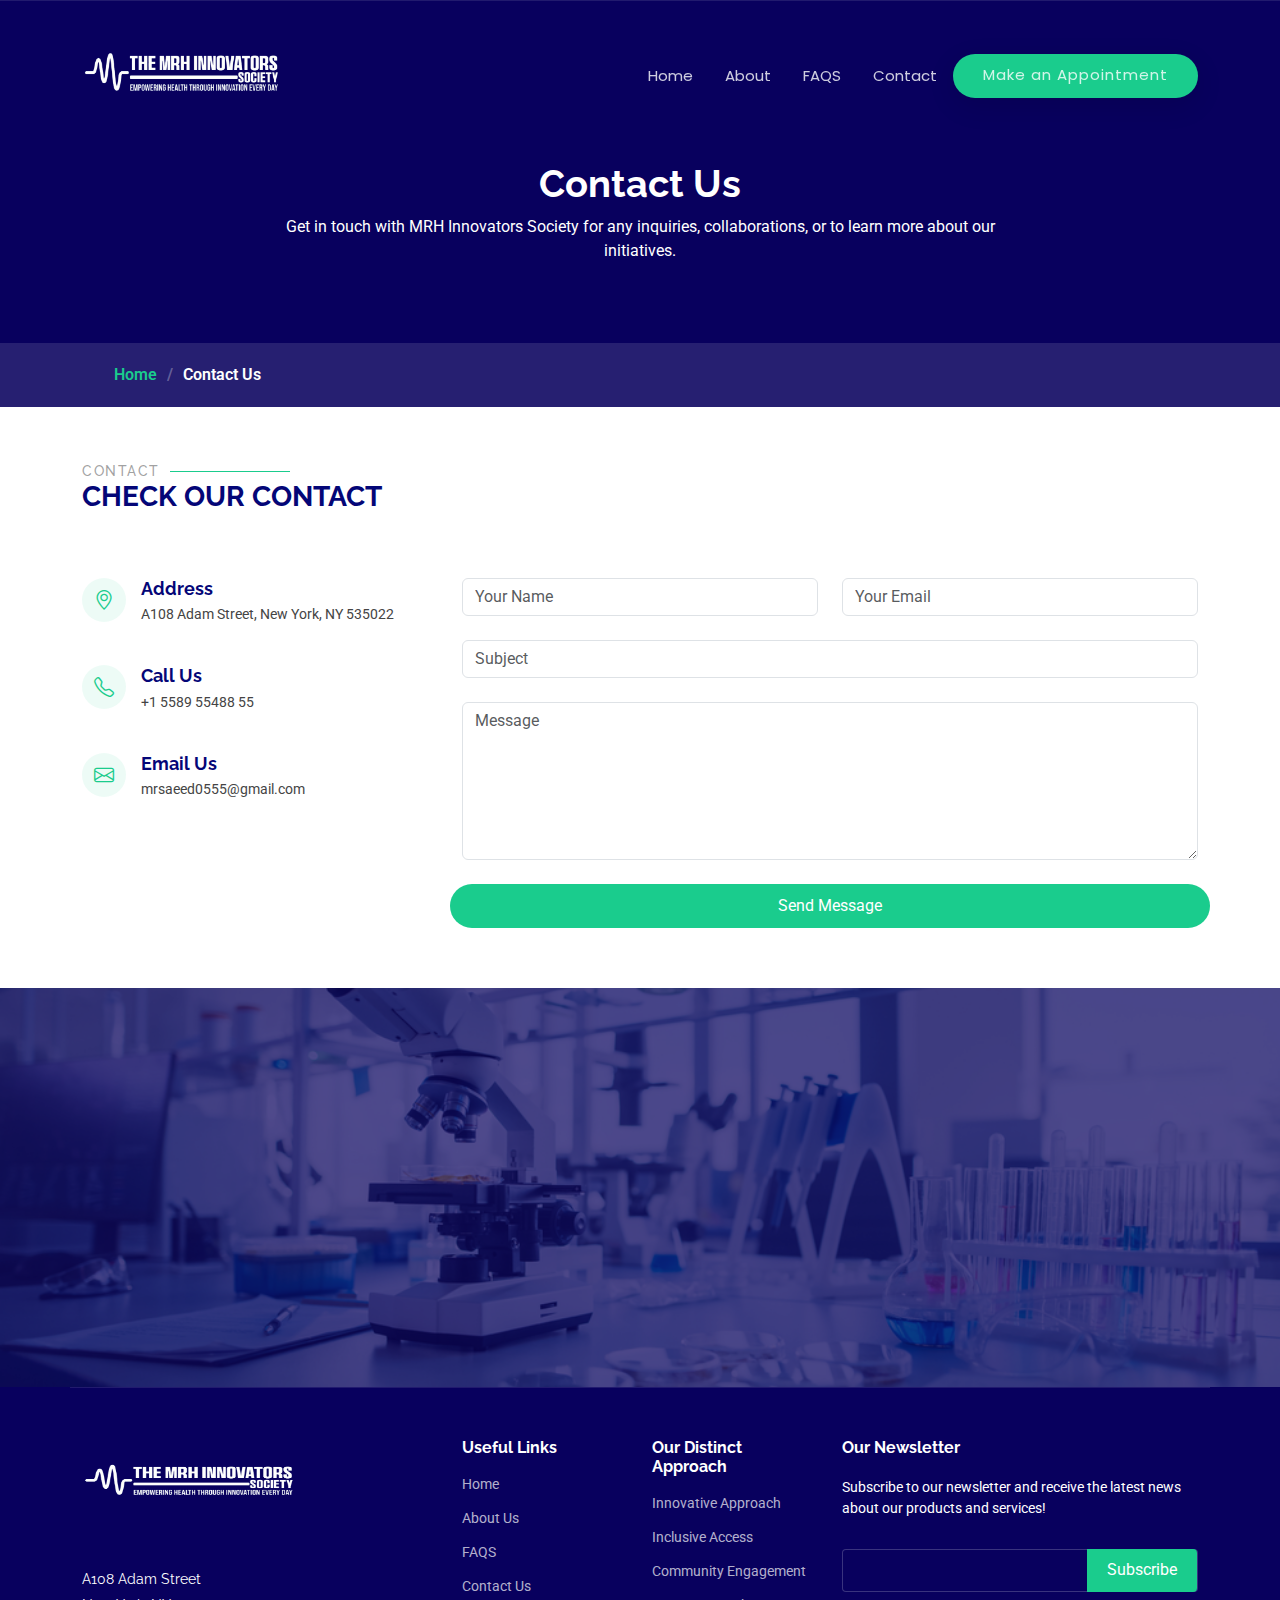
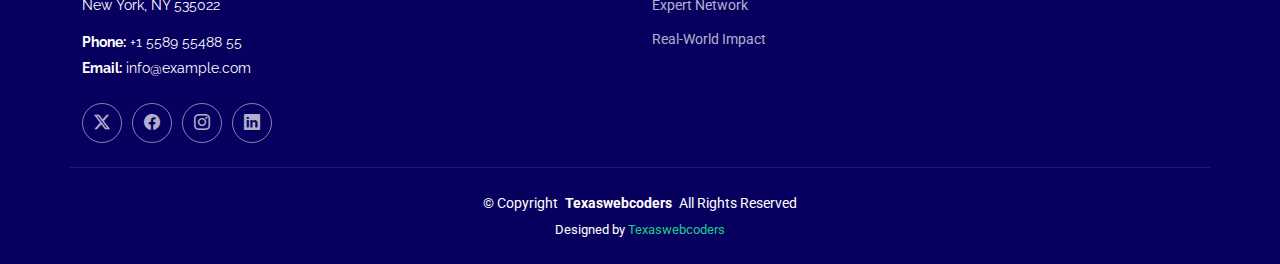
<file: contact.html>
<!DOCTYPE html>
<html lang="en">

<head>
  <meta charset="utf-8">
  <meta content="width=device-width, initial-scale=1.0" name="viewport">
  <title>MRH Innovators Society</title>
  <meta name="description" content="">
  <meta name="keywords" content="">

  <!-- Favicons -->
  <link href="assets/img/k.jpg" rel="icon">
  <link href="assets/img/k.jpg" rel="apple-touch-icon">

  <!-- Fonts -->
  <link href="https://fonts.googleapis.com" rel="preconnect">
  <link href="https://fonts.gstatic.com" rel="preconnect" crossorigin>
  <link
    href="https://fonts.googleapis.com/css2?family=Roboto:ital,wght@0,100;0,300;0,400;0,500;0,700;0,900;1,100;1,300;1,400;1,500;1,700;1,900&family=Poppins:ital,wght@0,100;0,200;0,300;0,400;0,500;0,600;0,700;0,800;0,900;1,100;1,200;1,300;1,400;1,500;1,600;1,700;1,800;1,900&family=Raleway:ital,wght@0,100;0,200;0,300;0,400;0,500;0,600;0,700;0,800;0,900;1,100;1,200;1,300;1,400;1,500;1,600;1,700;1,800;1,900&display=swap"
    rel="stylesheet">

  <!-- Vendor CSS Files -->
  <link href="assets/vendor/bootstrap/css/bootstrap.min.css" rel="stylesheet">
  <link href="assets/vendor/bootstrap-icons/bootstrap-icons.css" rel="stylesheet">
  <link href="assets/vendor/aos/aos.css" rel="stylesheet">
  <link href="assets/vendor/glightbox/css/glightbox.min.css" rel="stylesheet">
  <link href="assets/vendor/swiper/swiper-bundle.min.css" rel="stylesheet">

  <!-- Main CSS File -->
  <link href="assets/css/main.css" rel="stylesheet">


</head>

<body class="starter-page-page">
  <header id="header" class="header d-flex align-items-center fixed-top">
    <div class="container-fluid container-xl position-relative d-flex align-items-center justify-content-between">

      <a href="index.html" class="logo d-flex align-items-center">

        <img src="assets/img/lgl.png" alt="">

      </a>
      <nav id="navmenu" class="navmenu">
        <ul>
          <li><a href="index.html">Home</a></li>
          <li><a href="about.html">About</a></li>
          <li><a href="faqs.html">FAQS</a></li>
         
          
          <li><a href="contact.html">Contact</a></li>

          <div class="riz">
            <a href="mailto:mrsaeed0555@gmail.com?subject=Make%20an%20Appointment" class="btn-get-started">Make an Appointment</a>
        </div>
        
        
        </ul>
        <i class="mobile-nav-toggle d-xl-none bi bi-list"></i>
      </nav>

    </div>
  </header>

  <main class="main">

    <!-- Page Title -->
    <div class="page-title dark-background" data-aos="fade">
      <div class="heading">
        <div class="container">
          <div class="row d-flex justify-content-center text-center">
            <div class="col-lg-8">
              <h1>Contact Us</h1>
              <p class="mb-0">Get in touch with MRH Innovators Society for any inquiries, collaborations, or to learn more about our initiatives.</p>
            </div>
          </div>
        </div>
      </div>
      <nav class="breadcrumbs">
        <div class="container">
          <ol>
            <li><a href="index.html">Home</a></li>
            <li class="current">Contact Us</li>
          </ol>
        </div>
      </nav>
    </div><!-- End Page Title -->
  <!-- Contact Section -->
  <section id="" class="contact section">

    <!-- Section Title -->
    <div class="container section-title" data-aos="fade-up">
      <h2>Contact</h2>
      <div><span>Check Our</span> <span class="description-title">Contact</span></div>
    </div><!-- End Section Title -->

    <div class="container" data-aos="fade" data-aos-delay="100">

      <div class="row gy-4">

        <div class="col-lg-4">
          <div class="info-item d-flex" data-aos="fade-up" data-aos-delay="200">
            <i class="bi bi-geo-alt flex-shrink-0"></i>
            <div>
              <h3>Address</h3>
              <p>A108 Adam Street, New York, NY 535022</p>
            </div>
          </div><!-- End Info Item -->

          <div class="info-item d-flex" data-aos="fade-up" data-aos-delay="300">
            <i class="bi bi-telephone flex-shrink-0"></i>
            <div>
              <h3>Call Us</h3>
              <p>+1 5589 55488 55</p>
            </div>
          </div><!-- End Info Item -->

          <div class="info-item d-flex" data-aos="fade-up" data-aos-delay="400">
            <i class="bi bi-envelope flex-shrink-0"></i>
            <div>
              <h3>Email Us</h3>
              <p>mrsaeed0555@gmail.com </p>
            </div>
          </div><!-- End Info Item -->

        </div>

        <div class="col-lg-8">
          <form action="https://api.web3forms.com/submit" method="POST" data-aos="fade-up" data-aos-delay="200">
            <input type="hidden" name="access_key" value="5742f61c-2db5-4499-be07-35a857aa7fed">

         
            <div class="row gy-4">

              <div class="col-md-6">
                <input type="text" name="name" class="form-control" placeholder="Your Name" required="">
              </div>

              <div class="col-md-6 ">
                <input type="email" class="form-control" name="email" placeholder="Your Email" required="">
              </div>

              <div class="col-md-12">
                <input type="text" class="form-control" name="subject" placeholder="Subject" required="">
              </div>

              <div class="col-md-12">
                <textarea class="form-control" name="message" rows="6" placeholder="Message" required=""></textarea>
              </div>

              
                <button type="submit" id="rizz45">Send Message</button>
              </div>

            </div>
          </form>
        </div><!-- End Contact Form -->

      </div>

    </div>

  </section><!-- /Contact Section -->
    
    <!-- Testimonials Section -->
    <section id="" class="testimonials section dark-background">

      <img src="assets/img/se.jpg" class="testimonials-bg" alt="">

      <div class="container" data-aos="fade-up" data-aos-delay="100">

        <div class="swiper init-swiper">
          <script type="application/json" class="swiper-config">
            {
              "loop": true,
              "speed": 600,
              "autoplay": {
                "delay": 5000
              },
              "slidesPerView": "auto",
              "pagination": {
                "el": ".swiper-pagination",
                "type": "bullets",
                "clickable": true
              }
            }
          </script>
          <div class="swiper-wrapper">

            <div class="swiper-slide">
              <div class="testimonial-item">
              <h1>Free First Consultation​
              </h1>
              <br>
                <p>
                 
                  <span>
                    
                    We offer a <b>Free First Consultation</b> to help you explore your needs and goals without any commitment. In this initial session, we’ll discuss your unique challenges and provide personalized advice tailored to your situation. Schedule your consultation today and take the first step toward achieving your objectives!</span>
                  <br><br>
                  <a href="mailto:mrsaeed0555@gmail.com?subject=Free%20Consultation" class="read-more">
                    <span>Free Consultation</span> 
                    <i class="bi bi-arrow-right"></i>
                </a>
                
                </p>
              </div>
            </div><!-- End testimonial item -->

  

         

          </div>
          <div class="swiper-pagination"></div>
        </div>

      </div>

    </section>
    <!-- /Testimonials Section -->
  

  </main>
  <footer id="" class="footer dark-background">

    <div class="container footer-top">
      <div class="row gy-4">
        <div class="col-lg-4 col-md-6 footer-about">
          <a href="index.html" class="logo d-flex align-items-center">
            <img src="assets/img/lgl.png" width="40%" alt="">
          </a>
          <div class="footer-contact pt-3">
            <p>A108 Adam Street</p>
            <p>New York, NY 535022</p>
            <p class="mt-3"><strong>Phone:</strong> <span>+1 5589 55488 55</span></p>
            <p><strong>Email:</strong> <span>info@example.com</span></p>
          </div>
          <div class="social-links d-flex mt-4">
            <a href=""><i class="bi bi-twitter-x"></i></a>
            <a href=""><i class="bi bi-facebook"></i></a>
            <a href=""><i class="bi bi-instagram"></i></a>
            <a href=""><i class="bi bi-linkedin"></i></a>
          </div>
        </div>

        <div class="col-lg-2 col-md-3 footer-links">
          <h4>Useful Links</h4>
          <ul>
            <li><a href="index.html">Home</a></li>
            <li><a href="about.html">About Us</a></li>
            <li><a href="faqs.html">FAQS</a></li>
            <li><a href="contact.html">Contact Us</a></li>
      
          </ul>
        </div>

        <div class="col-lg-2 col-md-3 footer-links">
          <h4>Our Distinct Approach</h4>
          <ul>
            <li><a href="#">Innovative Approach</a></li>
            <li><a href="#">
                Inclusive Access</a></li>
            <li><a href="#">
                Community Engagement</a></li>
            <li><a href="#">
                Expert Network</a></li>
            <li><a href="#">
                Real-World Impact</a></li>
          </ul>
        </div>

        <div class="col-lg-4 col-md-12 footer-newsletter">
          <h4>Our Newsletter</h4>
          <p>Subscribe to our newsletter and receive the latest news about our products and services!</p>
          <form action="https://api.web3forms.com/submit" method="POST">
            <input type="hidden" name="access_key" value="5742f61c-2db5-4499-be07-35a857aa7fed">

            <div class="newsletter-form"><input type="email" name="email"><input type="submit" value="Subscribe"></div>


          </form>
        </div>

      </div>
    </div>

    <div class="container copyright text-center mt-4">
      <p>© <span>Copyright</span> <strong class="px-1 sitename">Texaswebcoders</strong> <span>All Rights Reserved</span>
      </p>
      <div class="credits">

        Designed by <a href="https://texaswebcoders.com/">Texaswebcoders</a>
      </div>
    </div>

  </footer>

  <!-- Scroll Top -->
  <a href="#" id="scroll-top" class="scroll-top d-flex align-items-center justify-content-center"><i
      class="bi bi-arrow-up-short"></i></a>

  <!-- Preloader -->
  <!-- <div id="preloader"></div> -->

  <!-- Vendor JS Files -->
  <script src="assets/vendor/bootstrap/js/bootstrap.bundle.min.js"></script>
  <script src="assets/vendor/php-email-form/validate.js"></script>
  <script src="assets/vendor/aos/aos.js"></script>
  <script src="assets/vendor/glightbox/js/glightbox.min.js"></script>
  <script src="assets/vendor/purecounter/purecounter_vanilla.js"></script>
  <script src="assets/vendor/swiper/swiper-bundle.min.js"></script>

  <!-- Main JS File -->
  <script src="assets/js/main.js"></script>

</body>

</html>
</file>
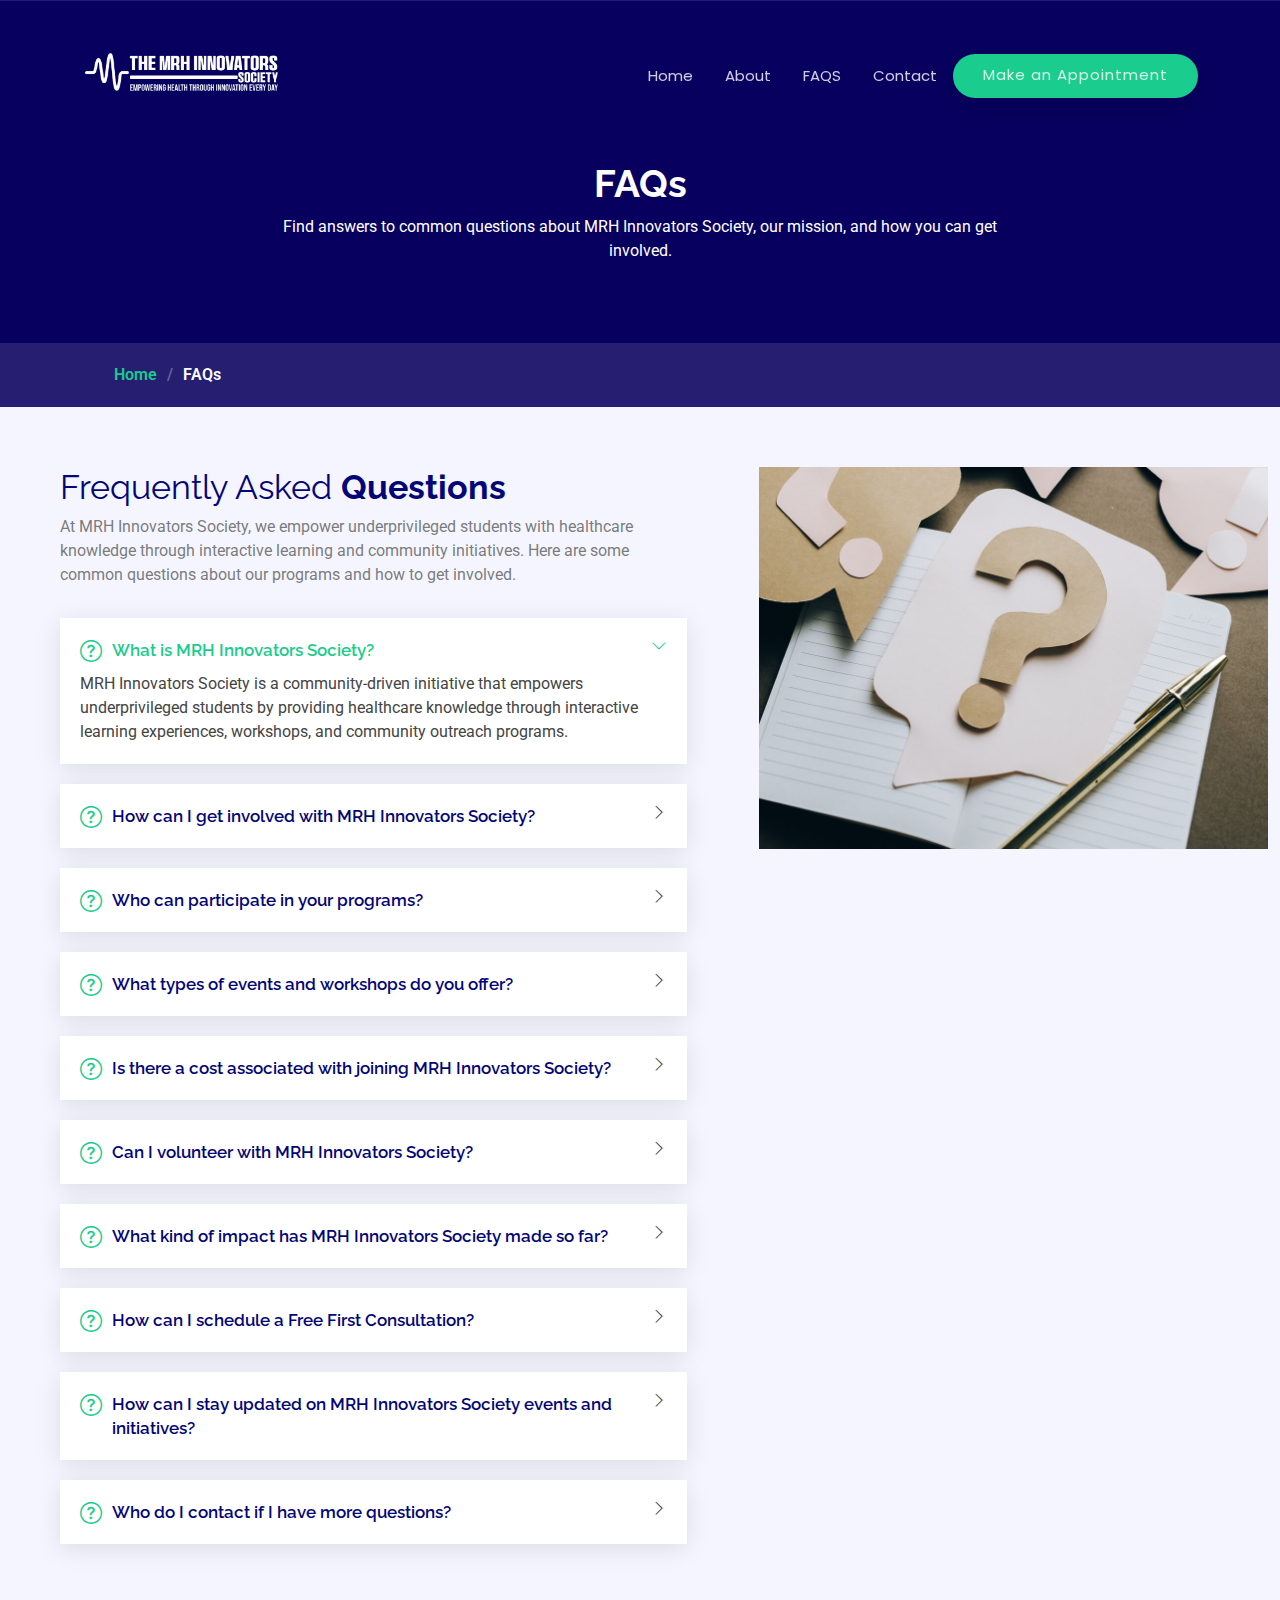
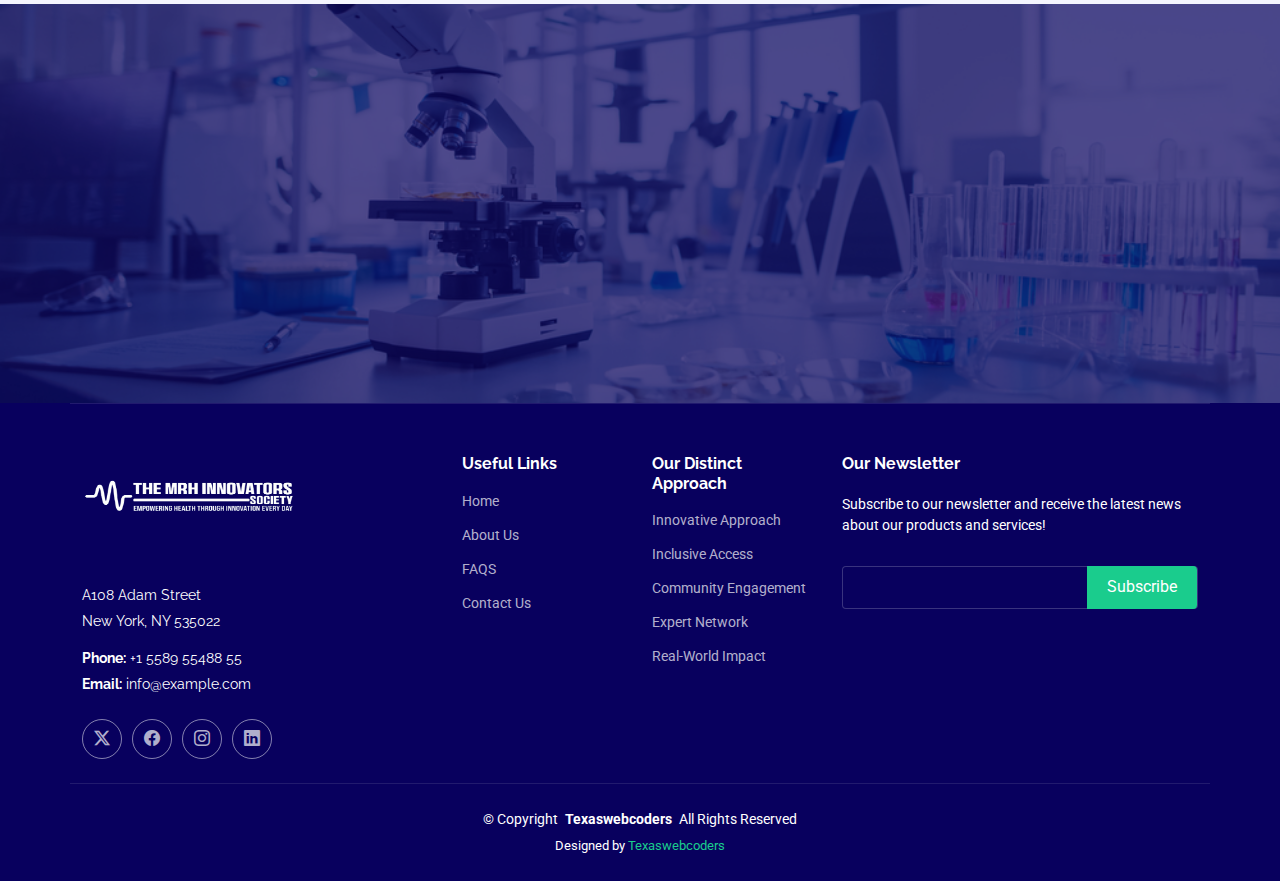
<file: faqs.html>
<!DOCTYPE html>
<html lang="en">

<head>
  <meta charset="utf-8">
  <meta content="width=device-width, initial-scale=1.0" name="viewport">
  <title>MRH Innovators Society</title>
  <meta name="description" content="">
  <meta name="keywords" content="">

  <!-- Favicons -->
  <link href="assets/img/k.jpg" rel="icon">
  <link href="assets/img/k.jpg" rel="apple-touch-icon">

  <!-- Fonts -->
  <link href="https://fonts.googleapis.com" rel="preconnect">
  <link href="https://fonts.gstatic.com" rel="preconnect" crossorigin>
  <link
    href="https://fonts.googleapis.com/css2?family=Roboto:ital,wght@0,100;0,300;0,400;0,500;0,700;0,900;1,100;1,300;1,400;1,500;1,700;1,900&family=Poppins:ital,wght@0,100;0,200;0,300;0,400;0,500;0,600;0,700;0,800;0,900;1,100;1,200;1,300;1,400;1,500;1,600;1,700;1,800;1,900&family=Raleway:ital,wght@0,100;0,200;0,300;0,400;0,500;0,600;0,700;0,800;0,900;1,100;1,200;1,300;1,400;1,500;1,600;1,700;1,800;1,900&display=swap"
    rel="stylesheet">

  <!-- Vendor CSS Files -->
  <link href="assets/vendor/bootstrap/css/bootstrap.min.css" rel="stylesheet">
  <link href="assets/vendor/bootstrap-icons/bootstrap-icons.css" rel="stylesheet">
  <link href="assets/vendor/aos/aos.css" rel="stylesheet">
  <link href="assets/vendor/glightbox/css/glightbox.min.css" rel="stylesheet">
  <link href="assets/vendor/swiper/swiper-bundle.min.css" rel="stylesheet">

  <!-- Main CSS File -->
  <link href="assets/css/main.css" rel="stylesheet">


</head>

<body class="starter-page-page">
  <header id="header" class="header d-flex align-items-center fixed-top">
    <div class="container-fluid container-xl position-relative d-flex align-items-center justify-content-between">

      <a href="index.html" class="logo d-flex align-items-center">

        <img src="assets/img/lgl.png" alt="">

      </a>
      <nav id="navmenu" class="navmenu">
        <ul>
          <li><a href="index.html">Home</a></li>
          <li><a href="about.html">About</a></li>
          <li><a href="faqs.html">FAQS</a></li>
         
          
          <li><a href="contact.html">Contact</a></li>

          <div class="riz">
            <a href="mailto:mrsaeed0555@gmail.com?subject=Make%20an%20Appointment" class="btn-get-started">Make an Appointment</a>
        </div>
        
        
        </ul>
        <i class="mobile-nav-toggle d-xl-none bi bi-list"></i>
      </nav>

    </div>
  </header>

  <main class="main">

    <!-- Page Title -->
    <div class="page-title dark-background" data-aos="fade">
      <div class="heading">
        <div class="container">
          <div class="row d-flex justify-content-center text-center">
            <div class="col-lg-8">
              <h1>FAQs</h1>
              <p class="mb-0">Find answers to common questions about MRH Innovators Society, our mission, and how you can get involved.</p>
            </div>
          </div>
        </div>
      </div>
      <nav class="breadcrumbs">
        <div class="container">
          <ol>
            <li><a href="index.html">Home</a></li>
            <li class="current">FAQs</li>
          </ol>
        </div>
      </nav>
    </div><!-- End Page Title -->
   <!-- Faq Section -->
   <section id="" class="faq section light-background">

    <div class="container-fluid">
  
      <div class="row gy-4">
  
        <div class="col-lg-7 d-flex flex-column justify-content-center order-2 order-lg-1">
  
          <div class="content px-xl-5" data-aos="fade-up" data-aos-delay="100">
            <h3><span>Frequently Asked </span><strong>Questions</strong></h3>
            <p>
              At MRH Innovators Society, we empower underprivileged students with healthcare knowledge through interactive learning and community initiatives. Here are some common questions about our programs and how to get involved.
            </p>
          </div>
  
          <div class="faq-container px-xl-5" data-aos="fade-up" data-aos-delay="200">
  
            <div class="faq-item faq-active">
              <i class="faq-icon bi bi-question-circle"></i>
              <h3>What is MRH Innovators Society?</h3>
              <div class="faq-content">
                <p>MRH Innovators Society is a community-driven initiative that empowers underprivileged students by providing healthcare knowledge through interactive learning experiences, workshops, and community outreach programs.</p>
              </div>
              <i class="faq-toggle bi bi-chevron-right"></i>
            </div><!-- End Faq item-->
  
            <div class="faq-item">
              <i class="faq-icon bi bi-question-circle"></i>
              <h3>How can I get involved with MRH Innovators Society?</h3>
              <div class="faq-content">
                <p>You can join us by becoming a volunteer, attending our workshops, or participating in our events. Visit our "Join Us" section for more details on how to contribute to our mission.</p>
              </div>
              <i class="faq-toggle bi bi-chevron-right"></i>
            </div><!-- End Faq item-->
  
            <div class="faq-item">
              <i class="faq-icon bi bi-question-circle"></i>
              <h3>Who can participate in your programs?</h3>
              <div class="faq-content">
                <p>Our programs are designed for students from underserved backgrounds, educators, healthcare professionals, and anyone passionate about making a difference in healthcare education.</p>
              </div>
              <i class="faq-toggle bi bi-chevron-right"></i>
            </div><!-- End Faq item-->
  
            <div class="faq-item">
              <i class="faq-icon bi bi-question-circle"></i>
              <h3>What types of events and workshops do you offer?</h3>
              <div class="faq-content">
                <p>We host a variety of events, including interactive workshops, speaker sessions featuring healthcare professionals, community outreach activities, and networking events.</p>
              </div>
              <i class="faq-toggle bi bi-chevron-right"></i>
            </div><!-- End Faq item-->
  
            <div class="faq-item">
              <i class="faq-icon bi bi-question-circle"></i>
              <h3>Is there a cost associated with joining MRH Innovators Society?</h3>
              <div class="faq-content">
                <p>Membership and participation in our programs are free of charge. We aim to make healthcare education accessible to all.</p>
              </div>
              <i class="faq-toggle bi bi-chevron-right"></i>
            </div><!-- End Faq item-->
  
            <div class="faq-item">
              <i class="faq-icon bi bi-question-circle"></i>
              <h3>Can I volunteer with MRH Innovators Society?</h3>
              <div class="faq-content">
                <p>Absolutely! We welcome volunteers who are eager to share their knowledge and skills. Please visit our "Join Us" page for more information on volunteer opportunities.</p>
              </div>
              <i class="faq-toggle bi bi-chevron-right"></i>
            </div><!-- End Faq item-->
  
            <div class="faq-item">
              <i class="faq-icon bi bi-question-circle"></i>
              <h3>What kind of impact has MRH Innovators Society made so far?</h3>
              <div class="faq-content">
                <p>We have reached over 500 students through workshops and presentations, partnered with 25+ schools, and engaged more than 1,000 community members in various initiatives aimed at improving healthcare education.</p>
              </div>
              <i class="faq-toggle bi bi-chevron-right"></i>
            </div><!-- End Faq item-->
  
            <div class="faq-item">
              <i class="faq-icon bi bi-question-circle"></i>
              <h3>How can I schedule a Free First Consultation?</h3>
              <div class="faq-content">
                <p>You can easily set up a Free First Consultation to discuss your needs and objectives. Reach out to us directly to learn more.</p>
              </div>
              <i class="faq-toggle bi bi-chevron-right"></i>
            </div><!-- End Faq item-->
  
            <div class="faq-item">
              <i class="faq-icon bi bi-question-circle"></i>
              <h3>How can I stay updated on MRH Innovators Society events and initiatives?</h3>
              <div class="faq-content">
                <p>Stay connected by signing up for our newsletter or following us on social media platforms for the latest updates.</p>
              </div>
              <i class="faq-toggle bi bi-chevron-right"></i>
            </div><!-- End Faq item-->
  
            <div class="faq-item">
              <i class="faq-icon bi bi-question-circle"></i>
              <h3>Who do I contact if I have more questions?</h3>
              <div class="faq-content">
                <p>For any additional inquiries, feel free to reach out via our contact information available on the website.</p>
              </div>
              <i class="faq-toggle bi bi-chevron-right"></i>
            </div><!-- End Faq item-->
  
          </div>
  
        </div>
  
        <div class="col-lg-5 order-1 order-lg-2">
          <img src="assets/img/faq.jpg" class="img-fluid" alt="" data-aos="zoom-in" data-aos-delay="100">
        </div>
      </div>
  
    </div>
  
  </section><!-- /Faq Section -->
    
    <!-- Testimonials Section -->
    <section id="" class="testimonials section dark-background">

      <img src="assets/img/se.jpg" class="testimonials-bg" alt="">

      <div class="container" data-aos="fade-up" data-aos-delay="100">

        <div class="swiper init-swiper">
          <script type="application/json" class="swiper-config">
            {
              "loop": true,
              "speed": 600,
              "autoplay": {
                "delay": 5000
              },
              "slidesPerView": "auto",
              "pagination": {
                "el": ".swiper-pagination",
                "type": "bullets",
                "clickable": true
              }
            }
          </script>
          <div class="swiper-wrapper">

            <div class="swiper-slide">
              <div class="testimonial-item">
              <h1>Free First Consultation​
              </h1>
              <br>
                <p>
                 
                  <span>
                    
                    We offer a <b>Free First Consultation</b> to help you explore your needs and goals without any commitment. In this initial session, we’ll discuss your unique challenges and provide personalized advice tailored to your situation. Schedule your consultation today and take the first step toward achieving your objectives!</span>
                  <br><br>
                  <a href="mailto:mrsaeed0555@gmail.com?subject=Free%20Consultation" class="read-more">
                    <span>Free Consultation</span> 
                    <i class="bi bi-arrow-right"></i>
                </a>
                
                </p>
              </div>
            </div><!-- End testimonial item -->

  

         

          </div>
          <div class="swiper-pagination"></div>
        </div>

      </div>

    </section>
    <!-- /Testimonials Section -->
  

  </main>
  <footer id="" class="footer dark-background">

    <div class="container footer-top">
      <div class="row gy-4">
        <div class="col-lg-4 col-md-6 footer-about">
          <a href="index.html" class="logo d-flex align-items-center">
            <img src="assets/img/lgl.png" width="40%" alt="">
          </a>
          <div class="footer-contact pt-3">
            <p>A108 Adam Street</p>
            <p>New York, NY 535022</p>
            <p class="mt-3"><strong>Phone:</strong> <span>+1 5589 55488 55</span></p>
            <p><strong>Email:</strong> <span>info@example.com</span></p>
          </div>
          <div class="social-links d-flex mt-4">
            <a href=""><i class="bi bi-twitter-x"></i></a>
            <a href=""><i class="bi bi-facebook"></i></a>
            <a href=""><i class="bi bi-instagram"></i></a>
            <a href=""><i class="bi bi-linkedin"></i></a>
          </div>
        </div>

        <div class="col-lg-2 col-md-3 footer-links">
          <h4>Useful Links</h4>
          <ul>
            <li><a href="index.html">Home</a></li>
            <li><a href="about.html">About Us</a></li>
            <li><a href="faqs.html">FAQS</a></li>
            <li><a href="contact.html">Contact Us</a></li>
      
          </ul>
        </div>

        <div class="col-lg-2 col-md-3 footer-links">
          <h4>Our Distinct Approach</h4>
          <ul>
            <li><a href="#">Innovative Approach</a></li>
            <li><a href="#">
                Inclusive Access</a></li>
            <li><a href="#">
                Community Engagement</a></li>
            <li><a href="#">
                Expert Network</a></li>
            <li><a href="#">
                Real-World Impact</a></li>
          </ul>
        </div>

        <div class="col-lg-4 col-md-12 footer-newsletter">
          <h4>Our Newsletter</h4>
          <p>Subscribe to our newsletter and receive the latest news about our products and services!</p>
          <form action="https://api.web3forms.com/submit" method="POST">
            <input type="hidden" name="access_key" value="5742f61c-2db5-4499-be07-35a857aa7fed">

            <div class="newsletter-form"><input type="email" name="email"><input type="submit" value="Subscribe"></div>


          </form>
        </div>

      </div>
    </div>

    <div class="container copyright text-center mt-4">
      <p>© <span>Copyright</span> <strong class="px-1 sitename">Texaswebcoders</strong> <span>All Rights Reserved</span>
      </p>
      <div class="credits">

        Designed by <a href="https://texaswebcoders.com/">Texaswebcoders</a>
      </div>
    </div>

  </footer>

  <!-- Scroll Top -->
  <a href="#" id="scroll-top" class="scroll-top d-flex align-items-center justify-content-center"><i
      class="bi bi-arrow-up-short"></i></a>

  <!-- Preloader -->
  <!-- <div id="preloader"></div> -->

  <!-- Vendor JS Files -->
  <script src="assets/vendor/bootstrap/js/bootstrap.bundle.min.js"></script>
  <script src="assets/vendor/php-email-form/validate.js"></script>
  <script src="assets/vendor/aos/aos.js"></script>
  <script src="assets/vendor/glightbox/js/glightbox.min.js"></script>
  <script src="assets/vendor/purecounter/purecounter_vanilla.js"></script>
  <script src="assets/vendor/swiper/swiper-bundle.min.js"></script>

  <!-- Main JS File -->
  <script src="assets/js/main.js"></script>

</body>

</html>
</file>
<file: assets/css/main.css>
/* Fonts */
:root {
  --default-font: "Roboto",  system-ui, -apple-system, "Segoe UI", Roboto, "Helvetica Neue", Arial, "Noto Sans", "Liberation Sans", sans-serif, "Apple Color Emoji", "Segoe UI Emoji", "Segoe UI Symbol", "Noto Color Emoji";
  --heading-font: "Raleway",  sans-serif;
  --nav-font: "Poppins",  sans-serif;
}

/* Global Colors - The following color variables are used throughout the website. Updating them here will change the color scheme of the entire website */
:root { 
  --background-color: #ffffff; /* Background color for the entire website, including individual sections */
  --default-color: #444444; /* Default color used for the majority of the text content across the entire website */
  --heading-color: #040677; /* Color for headings, subheadings and title throughout the website */
  --accent-color: #1acc8d; /* Accent color that represents your brand on the website. It's used for buttons, links, and other elements that need to stand out */
  --surface-color: #ffffff; /* The surface color is used as a background of boxed elements within sections, such as cards, icon boxes, or other elements that require a visual separation from the global background. */
  --contrast-color: #ffffff; /* Contrast color for text, ensuring readability against backgrounds of accent, heading, or default colors. */
}

/* Nav Menu Colors - The following color variables are used specifically for the navigation menu. They are separate from the global colors to allow for more customization options */
:root {
  --nav-color: #ffffff;  /* The default color of the main navmenu links */
  --nav-hover-color: #1acc8d; /* Applied to main navmenu links when they are hovered over or active */
  --nav-mobile-background-color: #ffffff; /* Used as the background color for mobile navigation menu */
  --nav-dropdown-background-color: #ffffff; /* Used as the background color for dropdown items that appear when hovering over primary navigation items */
  --nav-dropdown-color: #444444; /* Used for navigation links of the dropdown items in the navigation menu. */
  --nav-dropdown-hover-color: #1acc8d; /* Similar to --nav-hover-color, this color is applied to dropdown navigation links when they are hovered over. */
}

/* Color Presets - These classes override global colors when applied to any section or element, providing reuse of the sam color scheme. */

.light-background {
  --background-color: #f4f5fe;
  --surface-color: #ffffff;
}

.dark-background {
  --background-color: #08005e;
  --default-color: #ffffff;
  --heading-color: #ffffff;
  --surface-color: #0c0091;
  --contrast-color: #ffffff;
}

/* Smooth scroll */
:root {
  scroll-behavior: smooth;
}

/*--------------------------------------------------------------
# General Styling & Shared Classes
--------------------------------------------------------------*/
body {
  color: var(--default-color);
  background-color: var(--background-color);
  font-family: var(--default-font);
}

a {
  color: var(--accent-color);
  text-decoration: none;
  transition: 0.3s;
}

a:hover {
  color: color-mix(in srgb, var(--accent-color), transparent 25%);
  text-decoration: none;
}

h1,
h2,
h3,
h4,
h5,
h6 {
  color: var(--heading-color);
  font-family: var(--heading-font);
}

/* PHP Email Form Messages
------------------------------*/
.php-email-form .error-message {
  display: none;
  background: #df1529;
  color: #ffffff;
  text-align: left;
  padding: 15px;
  margin-bottom: 24px;
  font-weight: 600;
}

.php-email-form .sent-message {
  display: none;
  color: #ffffff;
  background: #059652;
  text-align: center;
  padding: 15px;
  margin-bottom: 24px;
  font-weight: 600;
}

.php-email-form .loading {
  display: none;
  background: var(--surface-color);
  text-align: center;
  padding: 15px;
  margin-bottom: 24px;
}

.php-email-form .loading:before {
  content: "";
  display: inline-block;
  border-radius: 50%;
  width: 24px;
  height: 24px;
  margin: 0 10px -6px 0;
  border: 3px solid var(--accent-color);
  border-top-color: var(--surface-color);
  animation: php-email-form-loading 1s linear infinite;
}

@keyframes php-email-form-loading {
  0% {
    transform: rotate(0deg);
  }

  100% {
    transform: rotate(360deg);
  }
}

/*--------------------------------------------------------------
# Global Header
--------------------------------------------------------------*/
.header {
  --background-color: rgba(255, 255, 255, 0);
  --default-color: #ffffff;
  --heading-color: #ffffff;
  color: var(--default-color);
  background-color: var(--background-color);
  padding: 20px 0;
  transition: all 0.5s;
  z-index: 997;
}

.header .logo {
  line-height: 1;
}

.header .logo img {
  max-height: 112px;
  margin-right: 8px;
}

.header .logo h1 {
  font-size: 30px;
  margin: 0;
  font-weight: 700;
  color: var(--heading-color);
}

.scrolled .header {
  box-shadow: 0px 0 18px rgba(0, 0, 0, 0.1);
}

/* Global Header on Scroll
------------------------------*/
.scrolled .header {
  --background-color: #10058c;
}

/*--------------------------------------------------------------
# Navigation Menu
--------------------------------------------------------------*/
/* Desktop Navigation */
@media (min-width: 1200px) {
  .navmenu {
    padding: 0;
  }

  .navmenu ul {
    margin: 0;
    padding: 0;
    display: flex;
    list-style: none;
    align-items: center;
  }

  .navmenu li {
    position: relative;
  }

  .navmenu>ul>li {
    white-space: nowrap;
    padding: 15px 14px;
  }

  .navmenu>ul>li:last-child {
    padding-right: 0;
  }

  .navmenu a,
  .navmenu a:focus {
    color: color-mix(in srgb, var(--nav-color), transparent 20%);
    font-size: 15px;
    padding: 0 2px;
    font-family: var(--nav-font);
    font-weight: 400;
    display: flex;
    align-items: center;
    justify-content: space-between;
    white-space: nowrap;
    transition: 0.3s;
    position: relative;
  }

  .navmenu a i,
  .navmenu a:focus i {
    font-size: 12px;
    line-height: 0;
    margin-left: 5px;
    transition: 0.3s;
  }

  .navmenu>ul>li>a:before {
    content: "";
    position: absolute;
    height: 2px;
    bottom: -6px;
    left: 0;
    background-color: var(--nav-hover-color);
    visibility: hidden;
    width: 0px;
    transition: all 0.3s ease-in-out 0s;
  }

  .navmenu a:hover:before,
  .navmenu li:hover>a:before,
  .navmenu .active:before {
    visibility: visible;
    width: 25px;
  }

  .navmenu li:hover>a,
  .navmenu .active,
  .navmenu .active:focus {
    color: var(--nav-color);
  }

  .navmenu .dropdown ul {
    margin: 0;
    padding: 10px 0;
    background: var(--nav-dropdown-background-color);
    display: block;
    position: absolute;
    visibility: hidden;
    left: 14px;
    top: 130%;
    opacity: 0;
    transition: 0.3s;
    border-radius: 4px;
    z-index: 99;
    box-shadow: 0px 0px 30px rgba(0, 0, 0, 0.1);
  }

  .navmenu .dropdown ul li {
    min-width: 200px;
  }

  .navmenu .dropdown ul a {
    padding: 10px 20px;
    font-size: 15px;
    text-transform: none;
    color: var(--nav-dropdown-color);
  }

  .navmenu .dropdown ul a i {
    font-size: 12px;
  }

  .navmenu .dropdown ul a:hover,
  .navmenu .dropdown ul .active:hover,
  .navmenu .dropdown ul li:hover>a {
    color: var(--nav-dropdown-hover-color);
  }

  .navmenu .dropdown:hover>ul {
    opacity: 1;
    top: 100%;
    visibility: visible;
  }

  .navmenu .dropdown .dropdown ul {
    top: 0;
    left: -90%;
    visibility: hidden;
  }

  .navmenu .dropdown .dropdown:hover>ul {
    opacity: 1;
    top: 0;
    left: -100%;
    visibility: visible;
  }
}

/* Mobile Navigation */
@media (max-width: 1199px) {
  .mobile-nav-toggle {
    color: var(--nav-color);
    font-size: 28px;
    line-height: 0;
    margin-right: 10px;
    cursor: pointer;
    transition: color 0.3s;
  }

  .navmenu {
    padding: 0;
    z-index: 9997;
  }

  .navmenu ul {
    display: none;
    list-style: none;
    position: absolute;
    inset: 60px 20px 20px 20px;
    padding: 10px 0;
    margin: 0;
    border-radius: 6px;
    background-color: var(--nav-mobile-background-color);
    border: 1px solid color-mix(in srgb, var(--default-color), transparent 90%);
    box-shadow: none;
    overflow-y: auto;
    transition: 0.3s;
    z-index: 9998;
  }

  .navmenu a,
  .navmenu a:focus {
    color: var(--nav-dropdown-color);
    padding: 10px 20px;
    font-family: var(--nav-font);
    font-size: 17px;
    font-weight: 500;
    display: flex;
    align-items: center;
    justify-content: space-between;
    white-space: nowrap;
    transition: 0.3s;
  }

  .navmenu a i,
  .navmenu a:focus i {
    font-size: 12px;
    line-height: 0;
    margin-left: 5px;
    width: 30px;
    height: 30px;
    display: flex;
    align-items: center;
    justify-content: center;
    border-radius: 50%;
    transition: 0.3s;
    background-color: color-mix(in srgb, var(--accent-color), transparent 90%);
  }

  .navmenu a i:hover,
  .navmenu a:focus i:hover {
    background-color: var(--accent-color);
    color: var(--contrast-color);
  }

  .navmenu a:hover,
  .navmenu .active,
  .navmenu .active:focus {
    color: var(--nav-dropdown-hover-color);
  }

  .navmenu .active i,
  .navmenu .active:focus i {
    background-color: var(--accent-color);
    color: var(--contrast-color);
    transform: rotate(180deg);
  }

  .navmenu .dropdown ul {
    position: static;
    display: none;
    z-index: 99;
    padding: 10px 0;
    margin: 10px 20px;
    background-color: var(--nav-dropdown-background-color);
    transition: all 0.5s ease-in-out;
  }

  .navmenu .dropdown ul ul {
    background-color: rgba(33, 37, 41, 0.1);
  }

  .navmenu .dropdown>.dropdown-active {
    display: block;
    background-color: rgba(33, 37, 41, 0.03);
  }

  .mobile-nav-active {
    overflow: hidden;
  }

  .mobile-nav-active .mobile-nav-toggle {
    color: #fff;
    position: absolute;
    font-size: 32px;
    top: 15px;
    right: 15px;
    margin-right: 0;
    z-index: 9999;
  }

  .mobile-nav-active .navmenu {
    position: fixed;
    overflow: hidden;
    inset: 0;
    background: rgba(33, 37, 41, 0.8);
    transition: 0.3s;
  }

  .mobile-nav-active .navmenu>ul {
    display: block;
  }
}

/*--------------------------------------------------------------
# Global Footer
--------------------------------------------------------------*/
.footer {
  color: var(--default-color);
  background-color: var(--background-color);
  font-size: 14px;
  position: relative;
}

.footer .footer-top {
  padding-top: 50px;
  border-top: 1px solid color-mix(in srgb, var(--default-color), transparent 90%);
}

.footer .footer-about .logo {
  line-height: 1;
  margin-bottom: 25px;
}

.footer .footer-about .logo img {
  max-height: 90px;
  width: 60%;
  margin-right: 6px;
}

.footer .footer-about .logo span {
  font-size: 26px;
  font-weight: 700;
  letter-spacing: 1px;
  font-family: var(--heading-font);
  color: var(--heading-color);
}

.footer .footer-about p {
  font-size: 14px;
  font-family: var(--heading-font);
}

.footer .social-links a {
  display: flex;
  align-items: center;
  justify-content: center;
  width: 40px;
  height: 40px;
  border-radius: 50%;
  border: 1px solid color-mix(in srgb, var(--default-color), transparent 50%);
  font-size: 16px;
  color: color-mix(in srgb, var(--default-color), transparent 30%);
  margin-right: 10px;
  transition: 0.3s;
}

.footer .social-links a:hover {
  color: var(--accent-color);
  border-color: var(--accent-color);
}

.footer h4 {
  font-size: 16px;
  font-weight: bold;
  position: relative;
  padding-bottom: 12px;
}

.footer .footer-links {
  margin-bottom: 30px;
}

.footer .footer-links ul {
  list-style: none;
  padding: 0;
  margin: 0;
}

.footer .footer-links ul i {
  padding-right: 2px;
  font-size: 12px;
  line-height: 0;
}

.footer .footer-links ul li {
  padding: 10px 0;
  display: flex;
  align-items: center;
}

.footer .footer-links ul li:first-child {
  padding-top: 0;
}

.footer .footer-links ul a {
  color: color-mix(in srgb, var(--default-color), transparent 30%);
  display: inline-block;
  line-height: 1;
}

.footer .footer-links ul a:hover {
  color: var(--accent-color);
}

.footer .footer-contact p {
  margin-bottom: 5px;
}

.footer .footer-newsletter .newsletter-form {
  margin-top: 30px;
  margin-bottom: 15px;
  padding: 6px 8px;
  position: relative;
  border-radius: 4px;
  border: 1px solid color-mix(in srgb, var(--default-color), transparent 80%);
  display: flex;
  background-color: var(--background-color);
  transition: 0.3s;
}

.footer .footer-newsletter .newsletter-form:focus-within {
  border-color: var(--accent-color);
}

.footer .footer-newsletter .newsletter-form input[type=email] {
  border: 0;
  padding: 4px;
  width: 100%;
  background-color: var(--background-color);
  color: var(--default-color);
}

.footer .footer-newsletter .newsletter-form input[type=email]:focus-visible {
  outline: none;
}

.footer .footer-newsletter .newsletter-form input[type=submit] {
  border: 0;
  font-size: 16px;
  padding: 0 20px;
  margin: -7px -8px -7px 0;
  background: var(--accent-color);
  color: var(--contrast-color);
  transition: 0.3s;
  border-radius: 0 4px 4px 0;
}

.footer .footer-newsletter .newsletter-form input[type=submit]:hover {
  background: color-mix(in srgb, var(--accent-color), transparent 20%);
}

.footer .copyright {
  padding: 25px 0;
  border-top: 1px solid color-mix(in srgb, var(--default-color), transparent 90%);
}

.footer .copyright p {
  margin-bottom: 0;
}

.footer .credits {
  margin-top: 6px;
  font-size: 13px;
}

/*--------------------------------------------------------------
# Preloader
--------------------------------------------------------------*/
#preloader {
  position: fixed;
  inset: 0;
  z-index: 999999;
  overflow: hidden;
  background: var(--background-color);
  transition: all 0.6s ease-out;
}

#preloader:before {
  content: "";
  position: fixed;
  top: calc(50% - 30px);
  left: calc(50% - 30px);
  border: 6px solid #ffffff;
  border-color: var(--accent-color) transparent var(--accent-color) transparent;
  border-radius: 50%;
  width: 60px;
  height: 60px;
  animation: animate-preloader 1.5s linear infinite;
}

@keyframes animate-preloader {
  0% {
    transform: rotate(0deg);
  }

  100% {
    transform: rotate(360deg);
  }
}

/*--------------------------------------------------------------
# Scroll Top Button
--------------------------------------------------------------*/
.scroll-top {
  position: fixed;
  visibility: hidden;
  opacity: 0;
  right: 15px;
  bottom: 15px;
  z-index: 99999;
  background-color: var(--accent-color);
  width: 40px;
  height: 40px;
  border-radius: 4px;
  transition: all 0.4s;
}

.scroll-top i {
  font-size: 24px;
  color: var(--contrast-color);
  line-height: 0;
}

.scroll-top:hover {
  background-color: color-mix(in srgb, var(--accent-color), transparent 20%);
  color: var(--contrast-color);
}

.scroll-top.active {
  visibility: visible;
  opacity: 1;
}

/*--------------------------------------------------------------
# Disable aos animation delay on mobile devices
--------------------------------------------------------------*/
@media screen and (max-width: 768px) {
  [data-aos-delay] {
    transition-delay: 0 !important;
  }
}

/*--------------------------------------------------------------
# Global Page Titles & Breadcrumbs
--------------------------------------------------------------*/
.page-title {
  color: var(--default-color);
  background-color: var(--background-color);
  position: relative;
}

.page-title .heading {
  padding: 160px 0 80px 0;
  border-top: 1px solid color-mix(in srgb, var(--default-color), transparent 90%);
}

.page-title .heading h1 {
  font-size: 38px;
  font-weight: 700;
}

.page-title nav {
  background-color: color-mix(in srgb, var(--default-color), transparent 88%);
  padding: 20px 0;
}

.page-title nav ol {
  display: flex;
  flex-wrap: wrap;
  list-style: none;
  margin: 0;
  font-size: 16px;
  font-weight: 600;
}

.page-title nav ol li+li {
  padding-left: 10px;
}

.page-title nav ol li+li::before {
  content: "/";
  display: inline-block;
  padding-right: 10px;
  color: color-mix(in srgb, var(--default-color), transparent 70%);
}

/*--------------------------------------------------------------
# Global Sections
--------------------------------------------------------------*/
section,
.section {
  color: var(--default-color);
  background-color: var(--background-color);
  padding: 60px 0;
  scroll-margin-top: 100px;
  overflow: clip;
}

@media (max-width: 1199px) {

  section,
  .section {
    scroll-margin-top: 66px;
  }
}

/*--------------------------------------------------------------
# Global Section Titles
--------------------------------------------------------------*/
.section-title {
  padding-bottom: 60px;
  position: relative;
}

.section-title h2 {
  font-size: 14px;
  font-weight: 500;
  padding: 0;
  line-height: 1px;
  margin: 0;
  letter-spacing: 1.5px;
  text-transform: uppercase;
  color: color-mix(in srgb, var(--default-color), transparent 50%);
  position: relative;
}

.section-title h2::after {
  content: "";
  width: 120px;
  height: 1px;
  display: inline-block;
  background: var(--accent-color);
  margin: 4px 10px;
}

.section-title div {
  color: var(--heading-color);
  margin: 0;
  margin: 0;
  font-size: 28px;
  font-weight: 700;
  text-transform: uppercase;
  font-family: var(--heading-font);
}

/*--------------------------------------------------------------
# Hero Section
--------------------------------------------------------------*/
.hero {
  width: 100%;
  min-height: 70vh;
  position: relative;
  padding: 120px 0 120px 0;
  display: flex;
  align-items: center;
}

.hero .hero-bg {
  position: absolute;
  inset: 0;
  display: block;
  width: 100%;
  height: 100%;
  object-fit: cover;
  z-index: 1;
}

.hero:before {
  content: "";
  background: color-mix(in srgb, var(--background-color), transparent 10%);
  position: absolute;
  inset: 0;
  z-index: 2;
}

.hero .container {
  position: relative;
  z-index: 3;
}

.hero h1 {
  margin: 0 0 20px 0;
  font-size: 48px;
  font-weight: 700;
  line-height: 56px;
  color: color-mix(in srgb, var(--heading-color), transparent 30%);
}

.hero h1 span {
  color: var(--heading-color);
  border-bottom: 4px solid var(--accent-color);
}

.hero p {
  color: color-mix(in srgb, var(--default-color), transparent 30%);
  margin: 5px 0 30px 0;
  font-size: 22px;
  font-weight: 400;
}

.hero .btn-get-started {
  color: var(--contrast-color);
  background: var(--accent-color);
  font-family: var(--heading-font);
  font-weight: 400;
  font-size: 15px;
  letter-spacing: 1px;
  display: inline-block;
  padding: 10px 28px 12px 28px;
  border-radius: 50px;
  transition: 0.5s;
  box-shadow: 0 8px 28px rgba(0, 0, 0, 0.1);
}

.hero .btn-get-started:hover {
  color: var(--contrast-color);
  background: color-mix(in srgb, var(--accent-color), transparent 15%);
  box-shadow: 0 8px 28px rgba(0, 0, 0, 0.1);
}

.hero .btn-watch-video {
  font-size: 16px;
  transition: 0.5s;
  margin-left: 25px;
  color: var(--default-color);
  font-weight: 600;
}

.hero .btn-watch-video i {
  color: var(--accent-color);
  font-size: 32px;
  transition: 0.3s;
  line-height: 0;
  margin-right: 8px;
}

.hero .btn-watch-video:hover {
  color: var(--accent-color);
}

.hero .btn-watch-video:hover i {
  color: color-mix(in srgb, var(--accent-color), transparent 15%);
}

.hero .animated {
  animation: up-down 2s ease-in-out infinite alternate-reverse both;
}

@media (max-width: 640px) {
  .hero h1 {
    font-size: 28px;
    line-height: 36px;
  }

  .hero p {
    font-size: 18px;
    line-height: 24px;
    margin-bottom: 30px;
  }

  .hero .btn-get-started,
  .hero .btn-watch-video {
    font-size: 13px;
  }
}

.hero .hero-waves {
  display: block;
  width: 100%;
  height: 60px;
  position: absolute;
  left: 0;
  bottom: 0;
  right: 0;
  z-index: 3;
}

.hero .wave1 use {
  animation: move-forever1 10s linear infinite;
  animation-delay: -2s;
  fill: var(--default-color);
  opacity: 0.6;
}

.hero .wave2 use {
  animation: move-forever2 8s linear infinite;
  animation-delay: -2s;
  fill: var(--default-color);
  opacity: 0.4;
}

.hero .wave3 use {
  animation: move-forever3 6s linear infinite;
  animation-delay: -2s;
  fill: var(--default-color);
}

@keyframes move-forever1 {
  0% {
    transform: translate(85px, 0%);
  }

  100% {
    transform: translate(-90px, 0%);
  }
}

@keyframes move-forever2 {
  0% {
    transform: translate(-90px, 0%);
  }

  100% {
    transform: translate(85px, 0%);
  }
}

@keyframes move-forever3 {
  0% {
    transform: translate(-90px, 0%);
  }

  100% {
    transform: translate(85px, 0%);
  }
}

@keyframes up-down {
  0% {
    transform: translateY(10px);
  }

  100% {
    transform: translateY(-10px);
  }
}

/*--------------------------------------------------------------
# About Section
--------------------------------------------------------------*/
.about {
  padding-top: 100px;
}

.about .content h3 {
  font-size: 16px;
  font-weight: 500;
  line-height: 19px;
  padding: 10px 20px;
  background: color-mix(in srgb, var(--accent-color), transparent 95%);
  color: var(--accent-color);
  border-radius: 7px;
  display: inline-block;
}

.about .content h2 {
  font-weight: 700;
}

.about .content p:last-child {
  margin-bottom: 0;
}

.about .content .read-more {
  background: var(--accent-color);
  color: var(--contrast-color);
  font-family: var(--heading-font);
  font-weight: 500;
  font-size: 16px;
  letter-spacing: 1px;
  padding: 12px 24px;
  border-radius: 5px;
  transition: 0.3s;
  display: inline-flex;
  align-items: center;
  justify-content: center;
}


.read-more {
  background: var(--accent-color);
  color: var(--contrast-color);
  font-family: var(--heading-font);
  font-weight: 500;
  font-size: 16px;
  letter-spacing: 1px;
  padding: 12px 24px;
  border-radius: 5px;
  transition: 0.3s;
  display: inline-flex;
  align-items: center;
  justify-content: center;
}

.read-more:hover {
  background: var(--accent-color);
  color: var(--contrast-color);
  font-family: var(--heading-font);
  font-weight: 500;
  font-size: 16px;
  letter-spacing: 1px;
  padding: 12px 24px;
  border-radius: 5px;
  transition: 0.3s;
  display: inline-flex;
  align-items: center;
  justify-content: center;
}


.about .content .read-more i {
  font-size: 18px;
  margin-left: 5px;
  line-height: 0;
  transition: 0.3s;
}

.about .content .read-more:hover {
  background: color-mix(in srgb, var(--accent-color), transparent 20%);
  padding-right: 19px;
}

.about .content .read-more:hover i {
  margin-left: 10px;
}

.about .icon-box {
  background-color: var(--surface-color);
  padding: 50px 40px;
  box-shadow: 0px 10px 50px rgba(0, 0, 0, 0.1);
  border-radius: 10px;
  transition: all 0.3s ease-out 0s;
}

.about .icon-box i {
  width: 80px;
  height: 80px;
  border-radius: 50%;
  display: inline-flex;
  align-items: center;
  justify-content: center;
  margin-bottom: 24px;
  font-size: 32px;
  line-height: 0;
  transition: all 0.4s ease-out 0s;
  background-color: color-mix(in srgb, var(--accent-color), transparent 95%);
  color: var(--accent-color);
}

.about .icon-box h3 {
  margin-bottom: 10px;
  font-size: 24px;
  font-weight: 700;
}

.about .icon-box p {
  margin-bottom: 0;
}

.about .icon-box:hover i {
  background-color: var(--accent-color);
  color: var(--contrast-color);
}

.about .icon-boxes .col-md-6:nth-child(2) .icon-box,
.about .icon-boxes .col-md-6:nth-child(4) .icon-box {
  margin-top: -40px;
}

@media (max-width: 768px) {

  .about .icon-boxes .col-md-6:nth-child(2) .icon-box,
  .about .icon-boxes .col-md-6:nth-child(4) .icon-box {
    margin-top: 0;
  }
}

/*--------------------------------------------------------------
# Features Section
--------------------------------------------------------------*/
.features .features-item {
  background-color: var(--surface-color);
  display: flex;
  align-items: center;
  padding: 20px;
  transition: 0.3s;
  border: 1px solid color-mix(in srgb, var(--default-color), transparent 90%);
  position: relative;
}

.features .features-item i {
  font-size: 32px;
  padding-right: 10px;
  line-height: 0;
}

.features .features-item h3 {
  font-weight: 700;
  margin: 0;
  padding: 0;
  line-height: 1;
  font-size: 16px;
}

.features .features-item h3 a {
  color: var(--heading-color);
  transition: 0.3s;
}

.features .features-item:hover {
  border-color: var(--accent-color);
}

.features .features-item:hover h3 a {
  color: var(--accent-color);
}

/*--------------------------------------------------------------
# Stats Section
--------------------------------------------------------------*/
.stats i {
  background-color: var(--surface-color);
  color: var(--accent-color);
  box-shadow: 0px 2px 25px rgba(0, 0, 0, 0.1);
  width: 54px;
  height: 54px;
  font-size: 24px;
  border-radius: 50px;
  border: 2px solid var(--background-color);
  display: inline-flex;
  align-items: center;
  justify-content: center;
  position: relative;
  z-index: 1;
}

.stats .stats-item {
  background-color: var(--surface-color);
  margin-top: -27px;
  padding: 30px 30px 25px 30px;
  width: 100%;
  position: relative;
  text-align: center;
  box-shadow: 0px 2px 35px rgba(0, 0, 0, 0.1);
  border-radius: 4px;
  z-index: 0;
}

.stats .stats-item span {
  font-size: 36px;
  display: block;
  font-weight: 700;
  color: color-mix(in srgb, var(--default-color), transparent 20%);
}

.stats .stats-item p {
  padding: 0;
  margin: 0;
  font-family: var(--heading-font);
  font-size: 16px;
}

/*--------------------------------------------------------------
# Details Section
--------------------------------------------------------------*/
.details .features-item {
  color: color-mix(in srgb, var(--default-color), transparent 20%);
}

.details .features-item+.features-item {
  margin-top: 100px;
}

@media (max-width: 640px) {
  .details .features-item+.features-item {
    margin-top: 40px;
  }
}

.details .features-item h3 {
  font-weight: 700;
  font-size: 26px;
}

.details .features-item ul {
  list-style: none;
  padding: 0;
}

.details .features-item ul li {
  padding-bottom: 10px;
  display: flex;
  align-items: center;
}

.details .features-item ul li:last-child {
  padding-bottom: 0;
}

.details .features-item ul i {
  font-size: 20px;
  padding-right: 4px;
  color: var(--accent-color);
}

.details .features-item p:last-child {
  margin-bottom: 0;
}

/*--------------------------------------------------------------
# Gallery Section
--------------------------------------------------------------*/
.gallery .gallery-item {
  overflow: hidden;
  border-right: 3px solid var(--background-color);
  border-bottom: 3px solid var(--background-color);
}

.gallery .gallery-item img {
  transition: all ease-in-out 0.4s;
}

.gallery .gallery-item:hover img {
  transform: scale(1.1);
}

/*--------------------------------------------------------------
# Testimonials Section
--------------------------------------------------------------*/
.testimonials {
  padding: 80px 0;
  position: relative;
}

.testimonials:before {
  content: "";
  background: color-mix(in srgb, var(--background-color), transparent 30%);
  position: absolute;
  inset: 0;
  z-index: 2;
}

.testimonials .testimonials-bg {
  position: absolute;
  inset: 0;
  display: block;
  width: 100%;
  height: 100%;
  object-fit: cover;
  z-index: 1;
}

.testimonials .container {
  position: relative;
  z-index: 3;
}

.testimonials .testimonials-carousel,
.testimonials .testimonials-slider {
  overflow: hidden;
}

.testimonials .testimonial-item {
  text-align: center;
}

.testimonials .testimonial-item .testimonial-img {
  width: 100px;
  border-radius: 50%;
  border: 6px solid color-mix(in srgb, var(--default-color), transparent 85%);
  margin: 0 auto;
}

.testimonials .testimonial-item h3 {
  font-size: 20px;
  font-weight: bold;
  margin: 10px 0 5px 0;
}

.testimonials .testimonial-item h4 {
  font-size: 14px;
  margin: 0 0 15px 0;
  color: color-mix(in srgb, var(--default-color), transparent 40%);
}

.testimonials .testimonial-item .stars {
  margin-bottom: 15px;
}

.testimonials .testimonial-item .stars i {
  color: #ffc107;
  margin: 0 1px;
}

.testimonials .testimonial-item .quote-icon-left,
.testimonials .testimonial-item .quote-icon-right {
  color: color-mix(in srgb, var(--default-color), transparent 40%);
  font-size: 26px;
  line-height: 0;
}

.testimonials .testimonial-item .quote-icon-left {
  display: inline-block;
  left: -5px;
  position: relative;
}

.testimonials .testimonial-item .quote-icon-right {
  display: inline-block;
  right: -5px;
  position: relative;
  top: 10px;
  transform: scale(-1, -1);
}

.testimonials .testimonial-item p {
  font-style: italic;
  margin: 0 auto 15px auto;
}

.testimonials .swiper-wrapper {
  height: auto;
}

.testimonials .swiper-pagination {
  margin-top: 20px;
  position: relative;
}

.testimonials .swiper-pagination .swiper-pagination-bullet {
  width: 12px;
  height: 12px;
  background-color: color-mix(in srgb, var(--default-color), transparent 50%);
  opacity: 0.5;
}

.testimonials .swiper-pagination .swiper-pagination-bullet-active {
  background-color: var(--default-color);
  opacity: 1;
}

@media (min-width: 992px) {
  .testimonials .testimonial-item p {
    width: 80%;
  }
}

/*--------------------------------------------------------------
# Team Section
--------------------------------------------------------------*/
.team .member {
  position: relative;
}

.team .member .pic {
  overflow: hidden;
  margin-bottom: 50px;
}

.team .member .member-info {
  background-color: var(--surface-color);
  color: color-mix(in srgb, var(--default-color), transparent 20%);
  box-shadow: 0px 2px 15px rgba(0, 0, 0, 0.1);
  position: absolute;
  bottom: -50px;
  left: 20px;
  right: 20px;
  padding: 20px 15px;
  overflow: hidden;
  transition: 0.5s;
}

.team .member h4 {
  font-weight: 700;
  margin-bottom: 10px;
  font-size: 16px;
  position: relative;
  padding-bottom: 10px;
}

.team .member h4::after {
  content: "";
  position: absolute;
  display: block;
  width: 50px;
  height: 1px;
  background: color-mix(in srgb, var(--default-color), transparent 60%);
  bottom: 0;
  left: 0;
}

.team .member span {
  font-style: italic;
  display: block;
  font-size: 13px;
}

.team .member .social {
  position: absolute;
  right: 15px;
  bottom: 15px;
}

.team .member .social a {
  transition: color 0.3s;
  color: color-mix(in srgb, var(--default-color), transparent 70%);
}

.team .member .social a:hover {
  color: var(--accent-color);
}

.team .member .social i {
  font-size: 16px;
  margin: 0 2px;
}

/*--------------------------------------------------------------
# Pricing Section
--------------------------------------------------------------*/
.pricing .pricing-item {
  background-color: color-mix(in srgb, var(--accent-color), transparent 96%);
  padding: 40px 40px;
  height: 100%;
  border-radius: 15px;
}

.pricing h3 {
  font-weight: 600;
  margin-bottom: 15px;
  font-size: 20px;
}

.pricing h4 {
  color: var(--accent-color);
  font-size: 48px;
  font-weight: 700;
  font-family: var(--heading-font);
  margin-bottom: 0;
}

.pricing h4 sup {
  font-size: 28px;
}

.pricing h4 span {
  color: color-mix(in srgb, var(--default-color), transparent 50%);
  font-size: 18px;
  font-weight: 500;
}

.pricing .description {
  font-size: 14px;
}

.pricing .cta-btn {
  border: 1px solid var(--default-color);
  color: var(--default-color);
  display: block;
  text-align: center;
  padding: 10px 35px;
  border-radius: 5px;
  font-size: 16px;
  font-weight: 500;
  font-family: var(--heading-font);
  transition: 0.3s;
  margin-top: 20px;
  margin-bottom: 6px;
}

.pricing .cta-btn:hover {
  background: var(--accent-color);
  color: var(--contrast-color);
  border-color: var(--accent-color);
}

.pricing ul {
  padding: 0;
  list-style: none;
  color: color-mix(in srgb, var(--default-color), transparent 30%);
  text-align: left;
  line-height: 20px;
}

.pricing ul li {
  padding: 10px 0;
  display: flex;
  align-items: center;
}

.pricing ul li:last-child {
  padding-bottom: 0;
}

.pricing ul i {
  color: #059652;
  font-size: 24px;
  padding-right: 3px;
}

.pricing ul .na {
  color: color-mix(in srgb, var(--default-color), transparent 60%);
}

.pricing ul .na i {
  color: color-mix(in srgb, var(--default-color), transparent 60%);
}

.pricing ul .na span {
  text-decoration: line-through;
}

.pricing .featured {
  position: relative;
}

.pricing .featured .popular {
  position: absolute;
  top: 15px;
  right: 15px;
  background-color: var(--accent-color);
  color: var(--contrast-color);
  padding: 4px 15px 6px 15px;
  margin: 0;
  border-radius: 5px;
  font-size: 14px;
  font-weight: 500;
}

.pricing .featured .cta-btn {
  background: var(--accent-color);
  color: var(--contrast-color);
  border-color: var(--accent-color);
}

@media (max-width: 992px) {
  .pricing .box {
    max-width: 60%;
    margin: 0 auto 30px auto;
  }
}

@media (max-width: 767px) {
  .pricing .box {
    max-width: 80%;
    margin: 0 auto 30px auto;
  }
}

@media (max-width: 420px) {
  .pricing .box {
    max-width: 100%;
    margin: 0 auto 30px auto;
  }
}

/*--------------------------------------------------------------
# Faq Section
--------------------------------------------------------------*/
.faq .content h3 {
  font-weight: 400;
  font-size: 34px;
}

.faq .content p {
  color: color-mix(in srgb, var(--default-color), transparent 30%);
}

.faq .faq-container {
  margin-top: 15px;
}

.faq .faq-container .faq-item {
  background-color: var(--surface-color);
  position: relative;
  padding: 20px;
  margin-bottom: 20px;
  box-shadow: 0px 5px 25px 0px rgba(0, 0, 0, 0.1);
  overflow: hidden;
}

.faq .faq-container .faq-item:last-child {
  margin-bottom: 0;
}

.faq .faq-container .faq-item h3 {
  font-weight: 600;
  font-size: 17px;
  line-height: 24px;
  margin: 0 30px 0 32px;
  transition: 0.3s;
  cursor: pointer;
}

.faq .faq-container .faq-item h3 span {
  color: var(--accent-color);
  padding-right: 5px;
}

.faq .faq-container .faq-item h3:hover {
  color: var(--accent-color);
}

.faq .faq-container .faq-item .faq-content {
  display: grid;
  grid-template-rows: 0fr;
  transition: 0.3s ease-in-out;
  visibility: hidden;
  opacity: 0;
}

.faq .faq-container .faq-item .faq-content p {
  margin-bottom: 0;
  overflow: hidden;
}

.faq .faq-container .faq-item .faq-icon {
  position: absolute;
  top: 22px;
  left: 20px;
  font-size: 22px;
  line-height: 0;
  transition: 0.3s;
  color: var(--accent-color);
}

.faq .faq-container .faq-item .faq-toggle {
  position: absolute;
  top: 20px;
  right: 20px;
  font-size: 16px;
  line-height: 0;
  transition: 0.3s;
  cursor: pointer;
}

.faq .faq-container .faq-item .faq-toggle:hover {
  color: var(--accent-color);
}

.faq .faq-container .faq-active h3 {
  color: var(--accent-color);
}

.faq .faq-container .faq-active .faq-content {
  grid-template-rows: 1fr;
  visibility: visible;
  opacity: 1;
  padding-top: 10px;
}

.faq .faq-container .faq-active .faq-toggle {
  transform: rotate(90deg);
  color: var(--accent-color);
}

/*--------------------------------------------------------------
# Contact Section
--------------------------------------------------------------*/
.contact .info-item+.info-item {
  margin-top: 40px;
}

.contact .info-item i {
  color: var(--accent-color);
  background: color-mix(in srgb, var(--accent-color), transparent 92%);
  font-size: 20px;
  width: 44px;
  height: 44px;
  display: flex;
  justify-content: center;
  align-items: center;
  border-radius: 50px;
  transition: all 0.3s ease-in-out;
  margin-right: 15px;
}

.contact .info-item h3 {
  padding: 0;
  font-size: 18px;
  font-weight: 700;
  margin-bottom: 5px;
}

.contact .info-item p {
  padding: 0;
  margin-bottom: 0;
  font-size: 14px;
}

.contact .info-item:hover i {
  background: var(--accent-color);
  color: var(--contrast-color);
}

.contact .php-email-form {
  height: 100%;
}

.contact .php-email-form input[type=text],
.contact .php-email-form input[type=email],
.contact .php-email-form textarea {
  font-size: 14px;
  padding: 10px 15px;
  box-shadow: none;
  border-radius: 0;
  color: var(--default-color);
  background-color: color-mix(in srgb, var(--background-color), transparent 50%);
  border-color: color-mix(in srgb, var(--default-color), transparent 80%);
}

.contact #rizz45{
  color: var(--contrast-color);
  background: var(--accent-color);
  border: 0;
  padding: 10px 30px;
  transition: 0.4s;
  border-radius: 50px;
}

.contact .php-email-form input[type=text]:focus,
.contact .php-email-form input[type=email]:focus,
.contact .php-email-form textarea:focus {
  border-color: var(--accent-color);
}

.contact .php-email-form input[type=text]::placeholder,
.contact .php-email-form input[type=email]::placeholder,
.contact .php-email-form textarea::placeholder {
  color: color-mix(in srgb, var(--default-color), transparent 70%);
}

.contact .php-email-form button[type=submit] {
  color: var(--contrast-color);
  background: var(--accent-color);
  border: 0;
  padding: 10px 30px;
  transition: 0.4s;
  border-radius: 50px;
}

.contact .php-email-form button[type=submit]:hover {
  background: color-mix(in srgb, var(--accent-color), transparent 25%);
}

/*--------------------------------------------------------------
# Starter Section Section
--------------------------------------------------------------*/
.starter-section {
  /* Add your styles here */
}



.riz{
  color: var(--contrast-color);
  background: var(--accent-color);
  font-family: var(--heading-font);
  font-weight: 400;
  font-size: 15px;
  letter-spacing: 1px;
  display: inline-block;
  padding: 10px 28px 12px 28px;
  border-radius: 50px;
  transition: 0.5s;
  box-shadow: 0 8px 28px rgba(0, 0, 0, 0.1);
}
</file>
